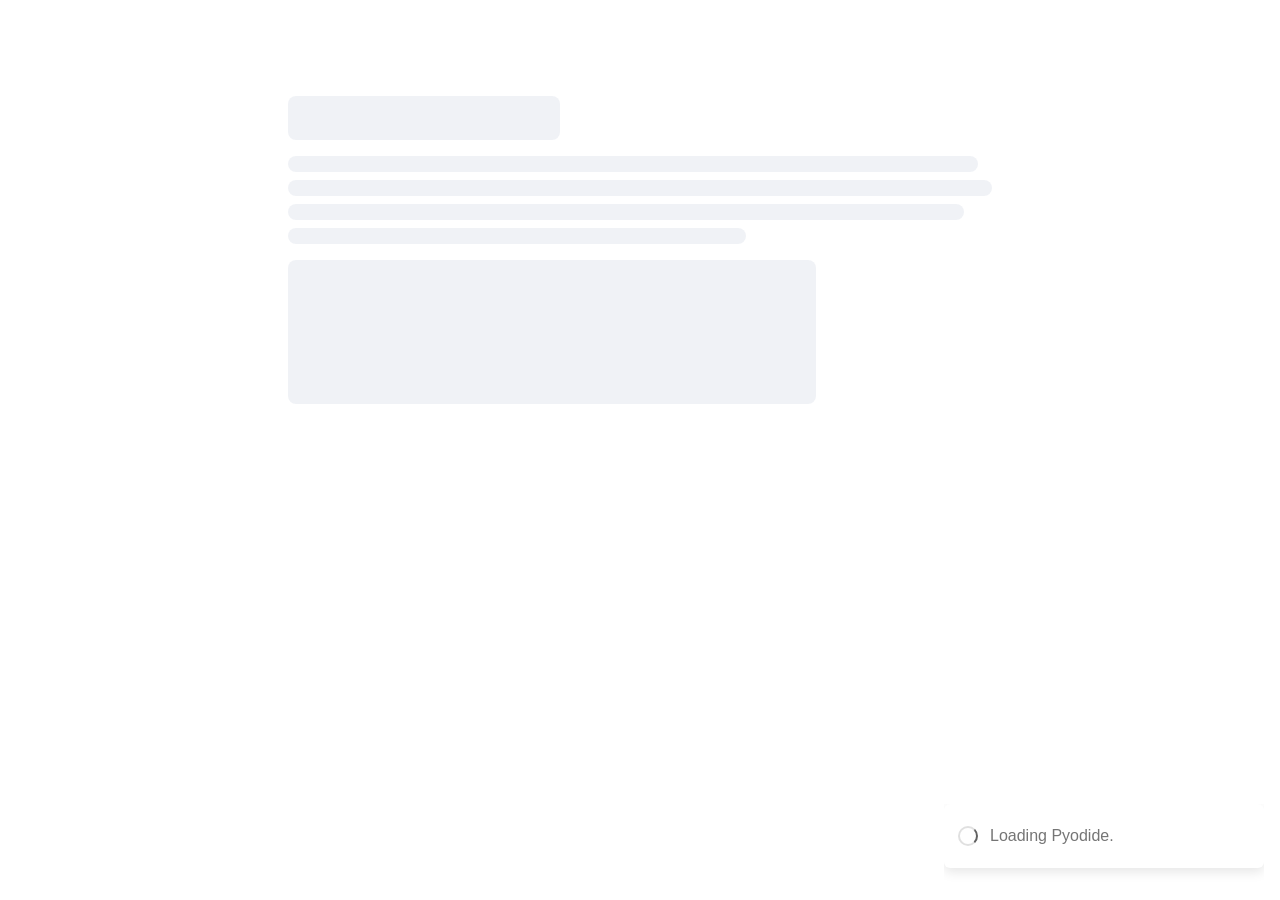
<file: index.html>
<!doctype html>
<html lang="en">
  <head>
    <meta charset="utf-8">
    <meta name="viewport" content="width=device-width,initial-scale=1">
    <title>Gem City Data Model Lab — browser activity</title>
    <link rel="stylesheet" href="./vendor/stlite.css">
  </head>
  <body>
    <div id="root"><p role="status">Loading Gem City Data Model Lab. The first visit downloads the browser Python runtime.</p></div>
    <noscript>This activity needs JavaScript and WebAssembly enabled.</noscript>
    <script type="module">
      import { mount } from "./vendor/stlite.js";
      try {
        const response = await fetch("./app.json");
        if (!response.ok) throw new Error(`Application files: HTTP ${response.status}`);
        const config = await response.json();
        config.pyodideUrl = new URL(config.pyodideUrl, window.location.href).href;
        config.requirements = config.requirements.map(url => new URL(url, window.location.href).href);
        mount(config, document.getElementById("root"));
      } catch (error) {
        document.getElementById("root").textContent = `Unable to load the activity. Check your connection and refresh. ${error.message}`;
      }
    </script>
  </body>
</html>
</file>
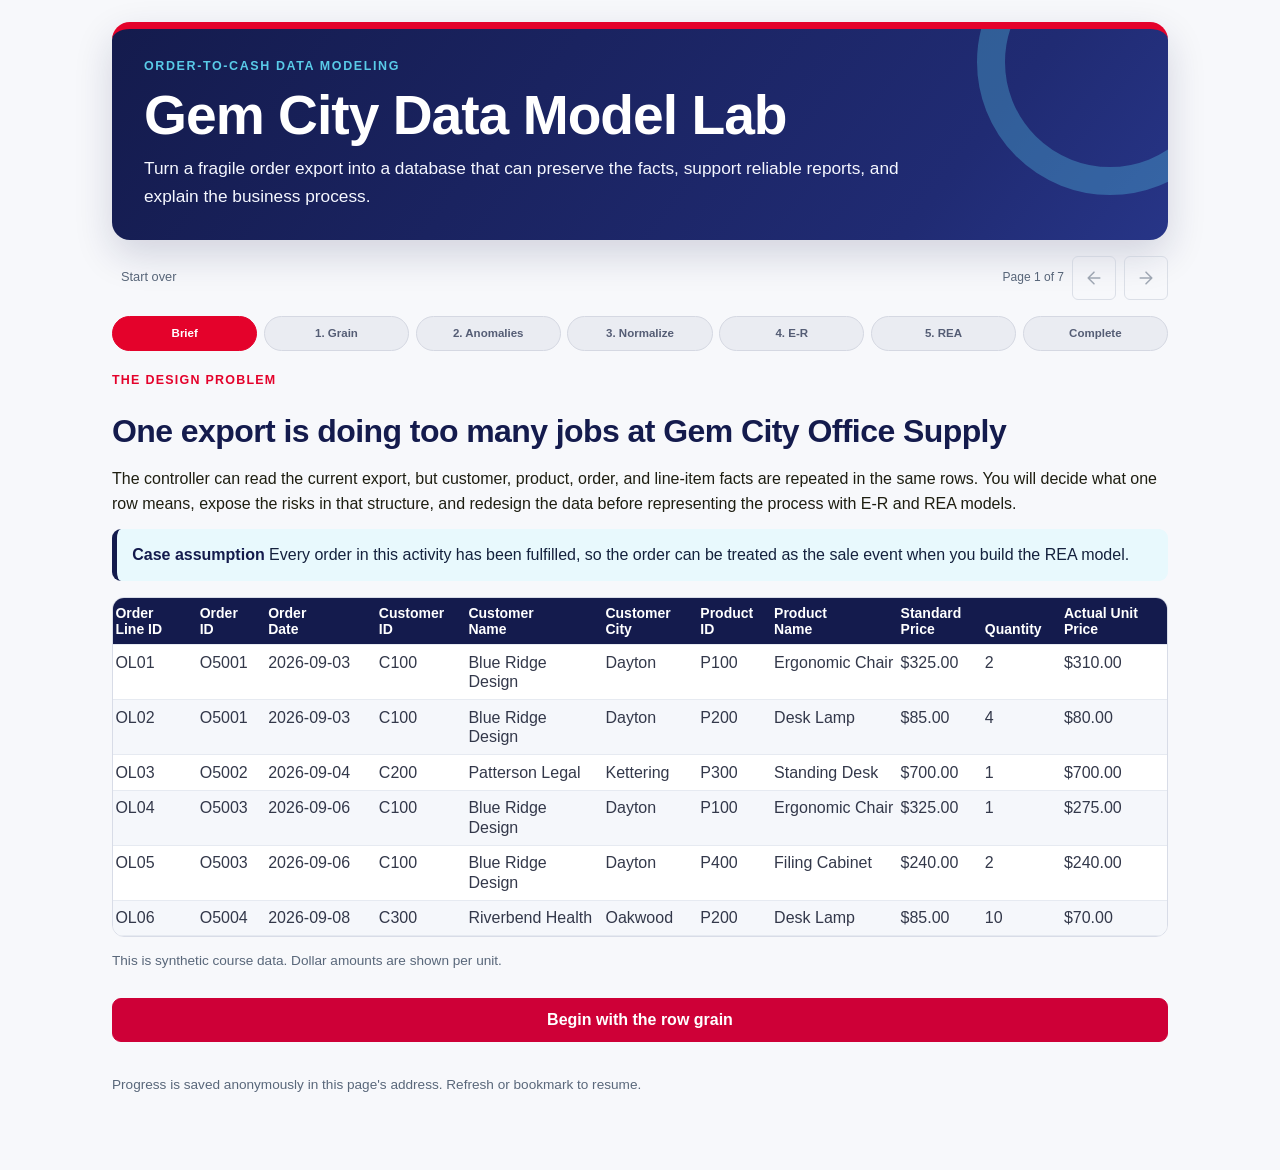
<file: js/index.html>
<!doctype html>
<html lang="en">
<head>
  <meta charset="utf-8">
  <meta name="viewport" content="width=device-width,initial-scale=1">
  <meta name="color-scheme" content="light">
  <title>Gem City Data Model Lab</title>
  <link rel="icon" href="data:image/svg+xml,%3Csvg xmlns='http://www.w3.org/2000/svg' viewBox='0 0 64 64'%3E%3Ctext y='52' font-size='54'%3E🧩%3C/text%3E%3C/svg%3E">
  <link rel="stylesheet" href="./original.css">
  <link rel="stylesheet" href="./style.css">
</head>
<body class="stApp">
  <a class="skip" href="#lesson">Skip to the current case page</a>
  <div class="block-container">
    <header id="hero"></header>
    <div class="toolbar">
      <button id="reset" class="quiet" type="button" disabled>Start over</button>
      <nav class="review-nav" aria-label="Review reached pages">
        <span id="page-counter" aria-live="polite"></span>
        <button id="back" class="arrow" type="button" disabled aria-label="Back" title="Back: review the previous reached page. Earlier pages are read-only."><svg aria-hidden="true" viewBox="0 0 24 24"><path d="M19 12H5m0 0 7-7m-7 7 7 7"/></svg></button>
        <button id="forward" class="arrow" type="button" disabled aria-label="Forward" title="Forward: review the next reached page. Use the current page's validation controls to advance."><svg aria-hidden="true" viewBox="0 0 24 24"><path d="M5 12h14m0 0-7-7m7 7-7 7"/></svg></button>
      </nav>
    </div>
    <div id="stages" class="stage-row" aria-label="Lesson stages"></div>
    <div id="review-message"></div>
    <main id="lesson" tabindex="-1" aria-busy="true"><p role="status">Opening your activity…</p></main>
    <p class="save-note">Progress is saved anonymously in this page's address. Refresh or bookmark to resume.</p>
    <p id="save-error" role="alert" hidden></p>
  </div>
  <noscript>This activity needs JavaScript enabled.</noscript>
  <script type="module" src="./app.js"></script>
</body>
</html>
</file>
<file: vendor/stlite.css>
@font-face{font-display:block;font-family:KaTeX_AMS;font-style:normal;font-weight:400;src:url(./assets/a79f1c3119cd700d.woff2)format("woff2"),url(./assets/1608a09b4aff30c2.woff)format("woff"),url(./assets/4aafdb685c2bf1c9.ttf)format("truetype")}@font-face{font-display:block;font-family:KaTeX_Caligraphic;font-style:normal;font-weight:700;src:url(./assets/ec17d132645b2c86.woff2)format("woff2"),url(./assets/b67709187bb0654a.woff)format("woff"),url(./assets/cce5b8ecea35407a.ttf)format("truetype")}@font-face{font-display:block;font-family:KaTeX_Caligraphic;font-style:normal;font-weight:400;src:url(./assets/55fac25845c12663.woff2)format("woff2"),url(./assets/dad44a7fc678e2ca.woff)format("woff"),url(./assets/07ef19e7b06429d4.ttf)format("truetype")}@font-face{font-display:block;font-family:KaTeX_Fraktur;font-style:normal;font-weight:700;src:url(./assets/d42a5579b0283025.woff2)format("woff2"),url(./assets/9f256b8593ce632e.woff)format("woff"),url(./assets/b18f59e1d1359581.ttf)format("truetype")}@font-face{font-display:block;font-family:KaTeX_Fraktur;font-style:normal;font-weight:400;src:url(./assets/d3c882a649b3f4fa.woff2)format("woff2"),url(./assets/7c1871215eef4da8.woff)format("woff"),url(./assets/ed38e79f5799ceca.ttf)format("truetype")}@font-face{font-display:block;font-family:KaTeX_Main;font-style:normal;font-weight:700;src:url(./assets/c3fb5ac22fd413f2.woff2)format("woff2"),url(./assets/d181c4650dd0c0fe.woff)format("woff"),url(./assets/b74a1a8b2c5d73c2.ttf)format("truetype")}@font-face{font-display:block;font-family:KaTeX_Main;font-style:italic;font-weight:700;src:url(./assets/6f2bb1dff24614a5.woff2)format("woff2"),url(./assets/e3f82f9d2724733a.woff)format("woff"),url(./assets/70d8b0a530ab8484.ttf)format("truetype")}@font-face{font-display:block;font-family:KaTeX_Main;font-style:italic;font-weight:400;src:url(./assets/8916142bec8821e7.woff2)format("woff2"),url(./assets/9024d815ba48fa55.woff)format("woff"),url(./assets/47373d1e512354bb.ttf)format("truetype")}@font-face{font-display:block;font-family:KaTeX_Main;font-style:normal;font-weight:400;src:url(./assets/0462f03bdf9d9e26.woff2)format("woff2"),url(./assets/7f51fe034014000e.woff)format("woff"),url(./assets/b7f8fe9b5f78a977.ttf)format("truetype")}@font-face{font-display:block;font-family:KaTeX_Math;font-style:italic;font-weight:700;src:url(./assets/572d331f69425f62.woff2)format("woff2"),url(./assets/f1035d8d5d945108.woff)format("woff"),url(./assets/a879cf8383e22737.ttf)format("truetype")}@font-face{font-display:block;font-family:KaTeX_Math;font-style:italic;font-weight:400;src:url(./assets/f28c23acad0b6d75.woff2)format("woff2"),url(./assets/5295ba483ad9f51a.woff)format("woff"),url(./assets/939bc64440a13865.ttf)format("truetype")}@font-face{font-display:block;font-family:KaTeX_SansSerif;font-style:normal;font-weight:700;src:url(./assets/8c5b5494b63adb73.woff2)format("woff2"),url(./assets/bf59d231c34de257.woff)format("woff"),url(./assets/94e1e8dc5ff5d517.ttf)format("truetype")}@font-face{font-display:block;font-family:KaTeX_SansSerif;font-style:italic;font-weight:400;src:url(./assets/3b1e59b3ba055bda.woff2)format("woff2"),url(./assets/7c9bc82b17fa2586.woff)format("woff"),url(./assets/b4c20c84d8259773.ttf)format("truetype")}@font-face{font-display:block;font-family:KaTeX_SansSerif;font-style:normal;font-weight:400;src:url(./assets/ba21ed5f8468b2b7.woff2)format("woff2"),url(./assets/740484788f643b19.woff)format("woff"),url(./assets/d4d7ba480428fe6e.ttf)format("truetype")}@font-face{font-display:block;font-family:KaTeX_Script;font-style:normal;font-weight:400;src:url(./assets/03e9641d6f9e9223.woff2)format("woff2"),url(./assets/0750571032beef1a.woff)format("woff"),url(./assets/fe9cbbe1a0f37727.ttf)format("truetype")}@font-face{font-display:block;font-family:KaTeX_Size1;font-style:normal;font-weight:400;src:url(./assets/eae34984b3dc1874.woff2)format("woff2"),url(./assets/e1e279cbdd2feecd.woff)format("woff"),url(./assets/fabc004aab10cb40.ttf)format("truetype")}@font-face{font-display:block;font-family:KaTeX_Size2;font-style:normal;font-weight:400;src:url(./assets/5916a24fa3ab2b17.woff2)format("woff2"),url(./assets/577270225ea69a74.woff)format("woff"),url(./assets/d6b476ecd3949434.ttf)format("truetype")}@font-face{font-display:block;font-family:KaTeX_Size3;font-style:normal;font-weight:400;src:url(./assets/b4230e7e83f57db8.woff2)format("woff2"),url(./assets/9acaf01c6476f53a.woff)format("woff"),url(./assets/a144ef5840bbd063.ttf)format("truetype")}@font-face{font-display:block;font-family:KaTeX_Size4;font-style:normal;font-weight:400;src:url(./assets/10d95fd3a2a3c8c5.woff2)format("woff2"),url(./assets/7a996c9da2ec18e6.woff)format("woff"),url(./assets/fbccdabe0ae624b8.ttf)format("truetype")}@font-face{font-display:block;font-family:KaTeX_Typewriter;font-style:normal;font-weight:400;src:url(./assets/a8709e36220dee77.woff2)format("woff2"),url(./assets/6258592bdc9387b6.woff)format("woff"),url(./assets/d97aaf4a1ebf38b0.ttf)format("truetype")}.katex{text-indent:0;text-rendering:auto;font:1.21em/1.2 KaTeX_Main,Times New Roman,serif;position:relative}.katex *{border-color:currentColor;-ms-high-contrast-adjust:none!important}.katex .katex-version:after{content:"0.16.47"}.katex .katex-mathml{clip-path:inset(50%);border:0;width:1px;height:1px;padding:0;position:absolute;overflow:hidden}.katex .katex-html>.newline{display:block}.katex .base{white-space:nowrap;width:min-content;position:relative}.katex .base,.katex .strut{display:inline-block}.katex .textbf{font-weight:700}.katex .textit{font-style:italic}.katex .textrm{font-family:KaTeX_Main}.katex .textsf{font-family:KaTeX_SansSerif}.katex .texttt{font-family:KaTeX_Typewriter}.katex .mathnormal{font-family:KaTeX_Math;font-style:italic}.katex .mathit{font-family:KaTeX_Main;font-style:italic}.katex .mathrm{font-style:normal}.katex .mathbf{font-family:KaTeX_Main;font-weight:700}.katex .boldsymbol{font-family:KaTeX_Math;font-style:italic;font-weight:700}.katex .amsrm,.katex .mathbb,.katex .textbb{font-family:KaTeX_AMS}.katex .mathcal{font-family:KaTeX_Caligraphic}.katex .mathfrak,.katex .textfrak{font-family:KaTeX_Fraktur}.katex .mathboldfrak,.katex .textboldfrak{font-family:KaTeX_Fraktur;font-weight:700}.katex .mathtt{font-family:KaTeX_Typewriter}.katex .mathscr,.katex .textscr{font-family:KaTeX_Script}.katex .mathsf,.katex .textsf{font-family:KaTeX_SansSerif}.katex .mathboldsf,.katex .textboldsf{font-family:KaTeX_SansSerif;font-weight:700}.katex .mathitsf,.katex .mathsfit,.katex .textitsf{font-family:KaTeX_SansSerif;font-style:italic}.katex .mainrm{font-family:KaTeX_Main;font-style:normal}.katex .vlist-t{border-collapse:collapse;table-layout:fixed;display:inline-table}.katex .vlist-r{display:table-row}.katex .vlist{vertical-align:bottom;display:table-cell;position:relative}.katex .vlist>span{height:0;display:block;position:relative}.katex .vlist>span>span{display:inline-block}.katex .vlist>span>.pstrut{width:0;overflow:hidden}.katex .vlist-t2{margin-right:-2px}.katex .vlist-s{vertical-align:bottom;width:2px;min-width:2px;font-size:1px;display:table-cell}.katex .vbox{flex-direction:column;align-items:baseline;display:inline-flex}.katex .hbox{width:100%}.katex .hbox,.katex .thinbox{flex-direction:row;display:inline-flex}.katex .thinbox{width:0;max-width:0}.katex .msupsub{text-align:left}.katex .mfrac>span>span{text-align:center}.katex .mfrac .frac-line{border-bottom-style:solid;width:100%;display:inline-block}.katex .hdashline,.katex .hline,.katex .mfrac .frac-line,.katex .overline .overline-line,.katex .rule,.katex .underline .underline-line{min-height:1px}.katex .mspace{display:inline-block}.katex .smash{line-height:0;display:inline}.katex .clap,.katex .llap,.katex .rlap{width:0;position:relative}.katex .clap>.inner,.katex .llap>.inner,.katex .rlap>.inner{position:absolute}.katex .clap>.fix,.katex .llap>.fix,.katex .rlap>.fix{display:inline-block}.katex .llap>.inner{right:0}.katex .clap>.inner,.katex .rlap>.inner{left:0}.katex .clap>.inner>span{margin-left:-50%;margin-right:50%}.katex .rule{border:0 solid;display:inline-block;position:relative}.katex .hline,.katex .overline .overline-line,.katex .underline .underline-line{border-bottom-style:solid;width:100%;display:inline-block}.katex .hdashline{border-bottom-style:dashed;width:100%;display:inline-block}.katex .sqrt>.root{margin-left:.277778em;margin-right:-.555556em}.katex .fontsize-ensurer.reset-size1.size1,.katex .sizing.reset-size1.size1{font-size:1em}.katex .fontsize-ensurer.reset-size1.size2,.katex .sizing.reset-size1.size2{font-size:1.2em}.katex .fontsize-ensurer.reset-size1.size3,.katex .sizing.reset-size1.size3{font-size:1.4em}.katex .fontsize-ensurer.reset-size1.size4,.katex .sizing.reset-size1.size4{font-size:1.6em}.katex .fontsize-ensurer.reset-size1.size5,.katex .sizing.reset-size1.size5{font-size:1.8em}.katex .fontsize-ensurer.reset-size1.size6,.katex .sizing.reset-size1.size6{font-size:2em}.katex .fontsize-ensurer.reset-size1.size7,.katex .sizing.reset-size1.size7{font-size:2.4em}.katex .fontsize-ensurer.reset-size1.size8,.katex .sizing.reset-size1.size8{font-size:2.88em}.katex .fontsize-ensurer.reset-size1.size9,.katex .sizing.reset-size1.size9{font-size:3.456em}.katex .fontsize-ensurer.reset-size1.size10,.katex .sizing.reset-size1.size10{font-size:4.148em}.katex .fontsize-ensurer.reset-size1.size11,.katex .sizing.reset-size1.size11{font-size:4.976em}.katex .fontsize-ensurer.reset-size2.size1,.katex .sizing.reset-size2.size1{font-size:.833333em}.katex .fontsize-ensurer.reset-size2.size2,.katex .sizing.reset-size2.size2{font-size:1em}.katex .fontsize-ensurer.reset-size2.size3,.katex .sizing.reset-size2.size3{font-size:1.16667em}.katex .fontsize-ensurer.reset-size2.size4,.katex .sizing.reset-size2.size4{font-size:1.33333em}.katex .fontsize-ensurer.reset-size2.size5,.katex .sizing.reset-size2.size5{font-size:1.5em}.katex .fontsize-ensurer.reset-size2.size6,.katex .sizing.reset-size2.size6{font-size:1.66667em}.katex .fontsize-ensurer.reset-size2.size7,.katex .sizing.reset-size2.size7{font-size:2em}.katex .fontsize-ensurer.reset-size2.size8,.katex .sizing.reset-size2.size8{font-size:2.4em}.katex .fontsize-ensurer.reset-size2.size9,.katex .sizing.reset-size2.size9{font-size:2.88em}.katex .fontsize-ensurer.reset-size2.size10,.katex .sizing.reset-size2.size10{font-size:3.45667em}.katex .fontsize-ensurer.reset-size2.size11,.katex .sizing.reset-size2.size11{font-size:4.14667em}.katex .fontsize-ensurer.reset-size3.size1,.katex .sizing.reset-size3.size1{font-size:.714286em}.katex .fontsize-ensurer.reset-size3.size2,.katex .sizing.reset-size3.size2{font-size:.857143em}.katex .fontsize-ensurer.reset-size3.size3,.katex .sizing.reset-size3.size3{font-size:1em}.katex .fontsize-ensurer.reset-size3.size4,.katex .sizing.reset-size3.size4{font-size:1.14286em}.katex .fontsize-ensurer.reset-size3.size5,.katex .sizing.reset-size3.size5{font-size:1.28571em}.katex .fontsize-ensurer.reset-size3.size6,.katex .sizing.reset-size3.size6{font-size:1.42857em}.katex .fontsize-ensurer.reset-size3.size7,.katex .sizing.reset-size3.size7{font-size:1.71429em}.katex .fontsize-ensurer.reset-size3.size8,.katex .sizing.reset-size3.size8{font-size:2.05714em}.katex .fontsize-ensurer.reset-size3.size9,.katex .sizing.reset-size3.size9{font-size:2.46857em}.katex .fontsize-ensurer.reset-size3.size10,.katex .sizing.reset-size3.size10{font-size:2.96286em}.katex .fontsize-ensurer.reset-size3.size11,.katex .sizing.reset-size3.size11{font-size:3.55429em}.katex .fontsize-ensurer.reset-size4.size1,.katex .sizing.reset-size4.size1{font-size:.625em}.katex .fontsize-ensurer.reset-size4.size2,.katex .sizing.reset-size4.size2{font-size:.75em}.katex .fontsize-ensurer.reset-size4.size3,.katex .sizing.reset-size4.size3{font-size:.875em}.katex .fontsize-ensurer.reset-size4.size4,.katex .sizing.reset-size4.size4{font-size:1em}.katex .fontsize-ensurer.reset-size4.size5,.katex .sizing.reset-size4.size5{font-size:1.125em}.katex .fontsize-ensurer.reset-size4.size6,.katex .sizing.reset-size4.size6{font-size:1.25em}.katex .fontsize-ensurer.reset-size4.size7,.katex .sizing.reset-size4.size7{font-size:1.5em}.katex .fontsize-ensurer.reset-size4.size8,.katex .sizing.reset-size4.size8{font-size:1.8em}.katex .fontsize-ensurer.reset-size4.size9,.katex .sizing.reset-size4.size9{font-size:2.16em}.katex .fontsize-ensurer.reset-size4.size10,.katex .sizing.reset-size4.size10{font-size:2.5925em}.katex .fontsize-ensurer.reset-size4.size11,.katex .sizing.reset-size4.size11{font-size:3.11em}.katex .fontsize-ensurer.reset-size5.size1,.katex .sizing.reset-size5.size1{font-size:.555556em}.katex .fontsize-ensurer.reset-size5.size2,.katex .sizing.reset-size5.size2{font-size:.666667em}.katex .fontsize-ensurer.reset-size5.size3,.katex .sizing.reset-size5.size3{font-size:.777778em}.katex .fontsize-ensurer.reset-size5.size4,.katex .sizing.reset-size5.size4{font-size:.888889em}.katex .fontsize-ensurer.reset-size5.size5,.katex .sizing.reset-size5.size5{font-size:1em}.katex .fontsize-ensurer.reset-size5.size6,.katex .sizing.reset-size5.size6{font-size:1.11111em}.katex .fontsize-ensurer.reset-size5.size7,.katex .sizing.reset-size5.size7{font-size:1.33333em}.katex .fontsize-ensurer.reset-size5.size8,.katex .sizing.reset-size5.size8{font-size:1.6em}.katex .fontsize-ensurer.reset-size5.size9,.katex .sizing.reset-size5.size9{font-size:1.92em}.katex .fontsize-ensurer.reset-size5.size10,.katex .sizing.reset-size5.size10{font-size:2.30444em}.katex .fontsize-ensurer.reset-size5.size11,.katex .sizing.reset-size5.size11{font-size:2.76444em}.katex .fontsize-ensurer.reset-size6.size1,.katex .sizing.reset-size6.size1{font-size:.5em}.katex .fontsize-ensurer.reset-size6.size2,.katex .sizing.reset-size6.size2{font-size:.6em}.katex .fontsize-ensurer.reset-size6.size3,.katex .sizing.reset-size6.size3{font-size:.7em}.katex .fontsize-ensurer.reset-size6.size4,.katex .sizing.reset-size6.size4{font-size:.8em}.katex .fontsize-ensurer.reset-size6.size5,.katex .sizing.reset-size6.size5{font-size:.9em}.katex .fontsize-ensurer.reset-size6.size6,.katex .sizing.reset-size6.size6{font-size:1em}.katex .fontsize-ensurer.reset-size6.size7,.katex .sizing.reset-size6.size7{font-size:1.2em}.katex .fontsize-ensurer.reset-size6.size8,.katex .sizing.reset-size6.size8{font-size:1.44em}.katex .fontsize-ensurer.reset-size6.size9,.katex .sizing.reset-size6.size9{font-size:1.728em}.katex .fontsize-ensurer.reset-size6.size10,.katex .sizing.reset-size6.size10{font-size:2.074em}.katex .fontsize-ensurer.reset-size6.size11,.katex .sizing.reset-size6.size11{font-size:2.488em}.katex .fontsize-ensurer.reset-size7.size1,.katex .sizing.reset-size7.size1{font-size:.416667em}.katex .fontsize-ensurer.reset-size7.size2,.katex .sizing.reset-size7.size2{font-size:.5em}.katex .fontsize-ensurer.reset-size7.size3,.katex .sizing.reset-size7.size3{font-size:.583333em}.katex .fontsize-ensurer.reset-size7.size4,.katex .sizing.reset-size7.size4{font-size:.666667em}.katex .fontsize-ensurer.reset-size7.size5,.katex .sizing.reset-size7.size5{font-size:.75em}.katex .fontsize-ensurer.reset-size7.size6,.katex .sizing.reset-size7.size6{font-size:.833333em}.katex .fontsize-ensurer.reset-size7.size7,.katex .sizing.reset-size7.size7{font-size:1em}.katex .fontsize-ensurer.reset-size7.size8,.katex .sizing.reset-size7.size8{font-size:1.2em}.katex .fontsize-ensurer.reset-size7.size9,.katex .sizing.reset-size7.size9{font-size:1.44em}.katex .fontsize-ensurer.reset-size7.size10,.katex .sizing.reset-size7.size10{font-size:1.72833em}.katex .fontsize-ensurer.reset-size7.size11,.katex .sizing.reset-size7.size11{font-size:2.07333em}.katex .fontsize-ensurer.reset-size8.size1,.katex .sizing.reset-size8.size1{font-size:.347222em}.katex .fontsize-ensurer.reset-size8.size2,.katex .sizing.reset-size8.size2{font-size:.416667em}.katex .fontsize-ensurer.reset-size8.size3,.katex .sizing.reset-size8.size3{font-size:.486111em}.katex .fontsize-ensurer.reset-size8.size4,.katex .sizing.reset-size8.size4{font-size:.555556em}.katex .fontsize-ensurer.reset-size8.size5,.katex .sizing.reset-size8.size5{font-size:.625em}.katex .fontsize-ensurer.reset-size8.size6,.katex .sizing.reset-size8.size6{font-size:.694444em}.katex .fontsize-ensurer.reset-size8.size7,.katex .sizing.reset-size8.size7{font-size:.833333em}.katex .fontsize-ensurer.reset-size8.size8,.katex .sizing.reset-size8.size8{font-size:1em}.katex .fontsize-ensurer.reset-size8.size9,.katex .sizing.reset-size8.size9{font-size:1.2em}.katex .fontsize-ensurer.reset-size8.size10,.katex .sizing.reset-size8.size10{font-size:1.44028em}.katex .fontsize-ensurer.reset-size8.size11,.katex .sizing.reset-size8.size11{font-size:1.72778em}.katex .fontsize-ensurer.reset-size9.size1,.katex .sizing.reset-size9.size1{font-size:.289352em}.katex .fontsize-ensurer.reset-size9.size2,.katex .sizing.reset-size9.size2{font-size:.347222em}.katex .fontsize-ensurer.reset-size9.size3,.katex .sizing.reset-size9.size3{font-size:.405093em}.katex .fontsize-ensurer.reset-size9.size4,.katex .sizing.reset-size9.size4{font-size:.462963em}.katex .fontsize-ensurer.reset-size9.size5,.katex .sizing.reset-size9.size5{font-size:.520833em}.katex .fontsize-ensurer.reset-size9.size6,.katex .sizing.reset-size9.size6{font-size:.578704em}.katex .fontsize-ensurer.reset-size9.size7,.katex .sizing.reset-size9.size7{font-size:.694444em}.katex .fontsize-ensurer.reset-size9.size8,.katex .sizing.reset-size9.size8{font-size:.833333em}.katex .fontsize-ensurer.reset-size9.size9,.katex .sizing.reset-size9.size9{font-size:1em}.katex .fontsize-ensurer.reset-size9.size10,.katex .sizing.reset-size9.size10{font-size:1.20023em}.katex .fontsize-ensurer.reset-size9.size11,.katex .sizing.reset-size9.size11{font-size:1.43981em}.katex .fontsize-ensurer.reset-size10.size1,.katex .sizing.reset-size10.size1{font-size:.24108em}.katex .fontsize-ensurer.reset-size10.size2,.katex .sizing.reset-size10.size2{font-size:.289296em}.katex .fontsize-ensurer.reset-size10.size3,.katex .sizing.reset-size10.size3{font-size:.337512em}.katex .fontsize-ensurer.reset-size10.size4,.katex .sizing.reset-size10.size4{font-size:.385728em}.katex .fontsize-ensurer.reset-size10.size5,.katex .sizing.reset-size10.size5{font-size:.433944em}.katex .fontsize-ensurer.reset-size10.size6,.katex .sizing.reset-size10.size6{font-size:.48216em}.katex .fontsize-ensurer.reset-size10.size7,.katex .sizing.reset-size10.size7{font-size:.578592em}.katex .fontsize-ensurer.reset-size10.size8,.katex .sizing.reset-size10.size8{font-size:.694311em}.katex .fontsize-ensurer.reset-size10.size9,.katex .sizing.reset-size10.size9{font-size:.833173em}.katex .fontsize-ensurer.reset-size10.size10,.katex .sizing.reset-size10.size10{font-size:1em}.katex .fontsize-ensurer.reset-size10.size11,.katex .sizing.reset-size10.size11{font-size:1.19961em}.katex .fontsize-ensurer.reset-size11.size1,.katex .sizing.reset-size11.size1{font-size:.200965em}.katex .fontsize-ensurer.reset-size11.size2,.katex .sizing.reset-size11.size2{font-size:.241158em}.katex .fontsize-ensurer.reset-size11.size3,.katex .sizing.reset-size11.size3{font-size:.281351em}.katex .fontsize-ensurer.reset-size11.size4,.katex .sizing.reset-size11.size4{font-size:.321543em}.katex .fontsize-ensurer.reset-size11.size5,.katex .sizing.reset-size11.size5{font-size:.361736em}.katex .fontsize-ensurer.reset-size11.size6,.katex .sizing.reset-size11.size6{font-size:.401929em}.katex .fontsize-ensurer.reset-size11.size7,.katex .sizing.reset-size11.size7{font-size:.482315em}.katex .fontsize-ensurer.reset-size11.size8,.katex .sizing.reset-size11.size8{font-size:.578778em}.katex .fontsize-ensurer.reset-size11.size9,.katex .sizing.reset-size11.size9{font-size:.694534em}.katex .fontsize-ensurer.reset-size11.size10,.katex .sizing.reset-size11.size10{font-size:.833601em}.katex .fontsize-ensurer.reset-size11.size11,.katex .sizing.reset-size11.size11{font-size:1em}.katex .delimsizing.size1{font-family:KaTeX_Size1}.katex .delimsizing.size2{font-family:KaTeX_Size2}.katex .delimsizing.size3{font-family:KaTeX_Size3}.katex .delimsizing.size4{font-family:KaTeX_Size4}.katex .delimsizing.mult .delim-size1>span{font-family:KaTeX_Size1}.katex .delimsizing.mult .delim-size4>span{font-family:KaTeX_Size4}.katex .nulldelimiter{width:.12em;display:inline-block}.katex .delimcenter,.katex .op-symbol{position:relative}.katex .op-symbol.small-op{font-family:KaTeX_Size1}.katex .op-symbol.large-op{font-family:KaTeX_Size2}.katex .accent>.vlist-t,.katex .op-limits>.vlist-t{text-align:center}.katex .accent .accent-body{position:relative}.katex .accent .accent-body:not(.accent-full){width:0}.katex .overlay{display:block}.katex .mtable .vertical-separator{min-width:1px;display:inline-block}.katex .mtable .arraycolsep{display:inline-block}.katex .mtable .col-align-c>.vlist-t{text-align:center}.katex .mtable .col-align-l>.vlist-t{text-align:left}.katex .mtable .col-align-r>.vlist-t{text-align:right}.katex .svg-align{text-align:left}.katex svg{fill:currentColor;stroke:currentColor;height:inherit;width:100%;display:block;position:absolute}.katex svg path{stroke:none}.katex svg{fill-rule:nonzero;fill-opacity:1;stroke-width:1px;stroke-linecap:butt;stroke-linejoin:miter;stroke-miterlimit:4;stroke-dasharray:none;stroke-dashoffset:0;stroke-opacity:1}.katex img{border-style:none;min-width:0;max-width:none;min-height:0;max-height:none}.katex .stretchy{width:100%;display:block;position:relative;overflow:hidden}.katex .stretchy:after,.katex .stretchy:before{content:""}.katex .hide-tail{width:100%;position:relative;overflow:hidden}.katex .halfarrow-left{width:50.2%;position:absolute;left:0;overflow:hidden}.katex .halfarrow-right{width:50.2%;position:absolute;right:0;overflow:hidden}.katex .brace-left{width:25.1%;position:absolute;left:0;overflow:hidden}.katex .brace-center{width:50%;position:absolute;left:25%;overflow:hidden}.katex .brace-right{width:25.1%;position:absolute;right:0;overflow:hidden}.katex .x-arrow-pad{padding:0 .5em}.katex .cd-arrow-pad{padding:0 .55556em 0 .27778em}.katex .mover,.katex .munder,.katex .x-arrow{text-align:center}.katex .boxpad{padding:0 .3em}.katex .fbox,.katex .fcolorbox{box-sizing:border-box;border:.04em solid}.katex .cancel-pad{padding:0 .2em}.katex .cancel-lap{margin-left:-.2em;margin-right:-.2em}.katex .sout{border-bottom-style:solid;border-bottom-width:.08em}.katex .angl{box-sizing:border-box;border-top:.049em solid;border-right:.049em solid;margin-right:.03889em}.katex .anglpad{padding:0 .03889em}.katex .eqn-num:before{content:"(" counter(katexEqnNo) ")";counter-increment:katexEqnNo}.katex .mml-eqn-num:before{content:"(" counter(mmlEqnNo) ")";counter-increment:mmlEqnNo}.katex .mtr-glue{width:50%}.katex .cd-vert-arrow{display:inline-block;position:relative}.katex .cd-label-left{text-align:left;display:inline-block;position:absolute;right:calc(50% + .3em)}.katex .cd-label-right{text-align:right;display:inline-block;position:absolute;left:calc(50% + .3em)}.katex-display{text-align:center;margin:1em 0;display:block}.katex-display>.katex{text-align:center;white-space:nowrap;display:block}.katex-display>.katex>.katex-html{display:block;position:relative}.katex-display>.katex>.katex-html>.tag{position:absolute;right:0}.katex-display.leqno>.katex>.katex-html>.tag{left:0;right:auto}.katex-display.fleqn>.katex{text-align:left;padding-left:2em}body{counter-reset:katexEqnNo mmlEqnNo}@font-face{font-family:Source Code Pro;font-weight:100 900;font-style:normal;src:url(./assets/a804e71d97445f8d.woff2)format("woff2")}@font-face{font-family:Source Code Pro;font-weight:100 900;font-style:italic;src:url(./assets/8f3fbac23cf728b8.woff2)format("woff2")}@font-face{font-family:Source Sans;font-weight:100 900;font-style:normal;src:url(./assets/512f7db3dabc21be.woff2)format("woff2")}@font-face{font-family:Source Sans;font-weight:100 900;font-style:italic;src:url(./assets/7792f25d7cfcf9ce.woff2)format("woff2")}@font-face{font-family:Source Serif;font-weight:100 900;font-style:normal;src:url(./assets/3c140978545d93ab.woff2)format("woff2")}@font-face{font-family:Source Serif;font-weight:100 900;font-style:italic;src:url(./assets/a076e6c278e8bf5c.woff2)format("woff2")}@font-face{font-family:Material Symbols Rounded;font-style:normal;font-weight:400;font-display:block;src:url(./assets/aec331590fac9222.woff2)format("woff2")}.gdg-r17m35ur{background-color:var(--gdg-bg-header-has-focus);box-shadow:0 0 0 1px var(--gdg-border-color);color:var(--gdg-text-group-header);min-height:var(--r17m35ur-0);font:var(--gdg-header-font-style) var(--gdg-font-family);border:none;border-radius:9px;outline:none;flex-grow:1;padding:0 8px}.gdg-c1tqibwd{background-color:var(--gdg-bg-header);align-items:center;padding:0 8px;display:flex}.gdg-s1dgczr6 .dvn-scroller{overflow:var(--s1dgczr6-0);transform:translateZ(0)}.gdg-s1dgczr6 .dvn-hidden{visibility:hidden}.gdg-s1dgczr6 .dvn-scroll-inner{pointer-events:none;display:flex}.gdg-s1dgczr6 .dvn-scroll-inner>*{flex-shrink:0}.gdg-s1dgczr6 .dvn-scroll-inner .dvn-spacer{flex-grow:1}.gdg-s1dgczr6 .dvn-scroll-inner .dvn-stack{flex-direction:column;display:flex}.gdg-s1dgczr6 .dvn-underlay>*{position:absolute;top:0;left:0}.gdg-s1dgczr6 canvas{outline:none}.gdg-s1dgczr6 canvas *{height:0}.gdg-wmyidgi{min-width:10px;max-width:100%;min-height:10px;max-height:100%;width:var(--wmyidgi-0);height:var(--wmyidgi-1);direction:ltr;position:relative;overflow:clip}.gdg-wmyidgi>:first-child{width:100%;height:100%;position:absolute;top:0;left:0}.gdg-b1ygi5by{flex-wrap:wrap;margin-top:auto;margin-bottom:auto;display:flex;overflow:auto}.gdg-b1ygi5by .boe-bubble{border-radius:var(--gdg-rounding-radius,calc(var(--gdg-bubble-height) / 2));padding:0 var(--gdg-bubble-padding);height:var(--gdg-bubble-height);background-color:var(--gdg-bg-bubble);color:var(--gdg-text-dark);margin:var(--gdg-bubble-margin);white-space:nowrap;justify-content:center;align-items:center;display:flex}.gdg-b1ygi5by textarea{opacity:0;width:0;height:0;position:absolute;top:0;left:0}.gdg-u1rrojo{flex-grow:1;align-items:center;min-height:21px;display:flex}.gdg-u1rrojo .gdg-link-area{cursor:pointer;text-overflow:ellipsis;white-space:nowrap;color:var(--gdg-link-color);flex-grow:1;flex-shrink:1;margin-right:8px;overflow:hidden;text-decoration:underline!important}.gdg-u1rrojo .gdg-edit-icon{width:32px;color:var(--gdg-accent-color);cursor:pointer;flex-shrink:0;justify-content:center;align-items:center;display:flex}.gdg-u1rrojo .gdg-edit-icon>*{width:24px;height:24px}.gdg-u1rrojo textarea{opacity:0;width:0;height:0;position:absolute;top:0;left:0}.gdg-m1pnx84e{min-width:var(--m1pnx84e-0);width:100%;color:var(--gdg-text-dark);justify-content:space-between;align-items:flex-start;display:flex;position:relative}.gdg-m1pnx84e .gdg-g1y0xocz{flex-shrink:1;min-width:0}.gdg-m1pnx84e .gdg-spacer{flex:1}.gdg-m1pnx84e .gdg-edit-icon{cursor:pointer;color:var(--gdg-accent-color);width:24px;height:24px;transition:all "0.125s ease";border-radius:6px;flex-shrink:0;justify-content:center;align-items:center;padding:0;display:flex;position:relative}.gdg-m1pnx84e .gdg-edit-icon>*{width:16px;height:16px}.gdg-m1pnx84e .gdg-edit-hover :hover{background-color:var(--gdg-accent-light);transition:background-color .15s}.gdg-m1pnx84e .gdg-checkmark-hover :hover{color:#fff;background-color:var(--gdg-accent-color)}.gdg-m1pnx84e .gdg-md-edit-textarea{opacity:0;width:0;height:0;margin-top:25px;padding:0;position:relative;top:0;left:0}.gdg-m1pnx84e .gdg-ml-6{margin-left:6px}.gdg-d4zsq0x{flex-wrap:wrap;display:flex}.gdg-d4zsq0x .doe-bubble{background-color:var(--gdg-bg-cell);height:24px;color:var(--gdg-text-dark);border-radius:var(--gdg-rounding-radius,6px);justify-content:center;align-items:center;margin:2px;padding:0 8px;display:flex;box-shadow:0 0 1px #3e415666,0 1px 3px #3e415666}.gdg-d4zsq0x .doe-bubble img{object-fit:contain;height:16px;margin-right:4px}.gdg-d4zsq0x textarea{opacity:0;width:0;height:0;position:absolute;top:0;left:0}.gdg-i2iowwq{height:100%;display:flex}.gdg-i2iowwq .gdg-centering-container{justify-content:center;align-items:center;height:100%;display:flex}.gdg-i2iowwq .gdg-centering-container img,.gdg-i2iowwq .gdg-centering-container canvas{max-height:calc(100vh - var(--overlay-top) - 20px);object-fit:contain;-webkit-user-select:none;user-select:none}.gdg-i2iowwq .gdg-centering-container canvas{max-width:380px}.gdg-i2iowwq .gdg-edit-icon{width:48px;height:48px;color:var(--gdg-accent-color);cursor:pointer;justify-content:center;align-items:center;display:flex;position:absolute;top:12px;right:0}.gdg-i2iowwq .gdg-edit-icon>*{width:24px;height:24px}.gdg-i2iowwq textarea{opacity:0;width:0;height:0;position:absolute;top:0;left:0}.gdg-n15fjm3e{color:var(--gdg-text-dark);margin:6px 0 3px;display:flex}.gdg-n15fjm3e>input{font-size:var(--gdg-editor-font-size);font-family:var(--gdg-font-family);color:var(--gdg-text-dark);background-color:var(--gdg-bg-cell);padding:0}.gdg-d19meir1{box-sizing:border-box;--overlay-top:var(--d19meir1-0);left:var(--d19meir1-1);top:var(--d19meir1-0);min-width:var(--d19meir1-2);min-height:var(--d19meir1-3);width:max-content;max-width:400px;max-height:calc(100vh - var(--d19meir1-4));font-family:var(--gdg-font-family);font-size:var(--gdg-editor-font-size);text-align:start;flex-direction:column;display:flex;position:absolute;overflow:hidden}@keyframes glide_fade_in-gdg-d19meir1{0%{opacity:0}to{opacity:1}}.gdg-d19meir1.gdg-style{background-color:var(--gdg-bg-cell);box-shadow:0 0 0 1px var(--gdg-accent-color),0 0 1px #3e415666,0 6px 12px #3e415626;border-radius:2px;animation:60ms glide_fade_in-gdg-d19meir1}.gdg-d19meir1.gdg-pad{padding:var(--d19meir1-5) 8.5px 3px}.gdg-d19meir1 .gdg-clip-region{border-radius:2px;flex-direction:column;flex-grow:1;display:flex;overflow:hidden auto}.gdg-d19meir1 .gdg-clip-region .gdg-growing-entry{height:100%}.gdg-d19meir1 .gdg-clip-region input.gdg-input{border:0;outline:none;width:100%}.gdg-d19meir1 .gdg-clip-region textarea.gdg-input{border:0;outline:none}.gdg-seveqep{background-color:var(--gdg-bg-cell);color:var(--gdg-text-dark);border:1px solid var(--gdg-border-color);font-size:var(--gdg-editor-font-size);border-radius:6px;padding:8px;animation:.15s forwards gdg-search-fadein-gdg-seveqep;position:absolute;top:4px;right:20px}.gdg-seveqep.out{animation:.15s forwards gdg-search-fadeout-gdg-seveqep}.gdg-seveqep .gdg-search-bar-inner{display:flex}.gdg-seveqep .gdg-search-status{padding-top:4px;font-size:11px}.gdg-seveqep .gdg-search-progress{background-color:var(--gdg-text-light);height:4px;position:absolute;bottom:0;left:0}.gdg-seveqep input{width:220px;color:var(--gdg-text-dark);background-color:var(--gdg-bg-cell);border:0;outline:none}.gdg-seveqep button{cursor:pointer;width:24px;height:24px;color:var(--gdg-text-medium);background:0 0;border:none;outline:none;justify-content:center;align-items:center;padding:0;display:flex}.gdg-seveqep button:hover{color:var(--gdg-text-dark)}.gdg-seveqep button .button-icon{width:16px;height:16px}.gdg-seveqep button:disabled{opacity:.4;pointer-events:none}@keyframes gdg-search-fadeout-gdg-seveqep{0%{transform:translate(0)}to{transform:translate(400px)}}@keyframes gdg-search-fadein-gdg-seveqep{0%{transform:translate(400px)}to{transform:translate(0)}}.gdg-mnuv029{word-break:break-word;-webkit-touch-callout:default;padding-top:6px}.gdg-mnuv029>*{margin:0}.gdg-mnuv029 :last-child{margin-bottom:0}.gdg-mnuv029 p img{width:100%}.gdg-izpuzkl{resize:none;white-space:pre-wrap;width:100%;min-width:100%;height:100%;font-size:var(--gdg-editor-font-size);line-height:16px;font-family:var(--gdg-font-family);-webkit-text-fill-color:var(--gdg-text-dark);color:var(--gdg-text-dark);background-color:#0000;border:0;border-radius:0;margin:0;padding:0;position:absolute;inset:0;overflow:hidden}.gdg-invalid .gdg-izpuzkl{-webkit-text-decoration:underline #d60606;text-decoration:underline #d60606}.gdg-izpuzkl ::-webkit-input-placeholder{color:var(--gdg-text-light)}.gdg-izpuzkl ::placeholder{color:var(--gdg-text-light)}.gdg-izpuzkl :-ms-placeholder-shown{color:var(--gdg-text-light)}.gdg-izpuzkl ::placeholder{color:var(--gdg-text-light)}.gdg-s69h75o{visibility:hidden;white-space:pre-wrap;word-wrap:break-word;width:max-content;min-width:100%;max-width:100%;font-size:var(--gdg-editor-font-size);line-height:16px;font-family:var(--gdg-font-family);color:var(--gdg-text-dark);margin:0;padding:0 0 2px}.gdg-g1y0xocz{margin-top:6px;position:relative}.gdg-w1hnqk7o .gdg-footer{justify-content:flex-end;padding:20px;display:flex}.gdg-w1hnqk7o .gdg-footer button{font-size:14px;font-weight:500;font-family:var(--gdg-font-family);cursor:pointer;border-radius:var(--gdg-rounding-radius,9px);border:none;padding:8px 16px}.gdg-w1hnqk7o .gdg-save-button{background-color:var(--gdg-accent-color);color:var(--gdg-accent-fg)}.gdg-w1hnqk7o .gdg-close-button{background-color:var(--gdg-bg-header);color:var(--gdg-text-medium);margin-right:8px}.gdg-e1ywxz2x{color:var(--gdg-text-light);align-items:center;padding:6px 0;display:flex}.gdg-e1ywxz2x .gdg-active{color:var(--gdg-text-dark)}.gdg-e1ywxz2x>*{cursor:pointer;width:16px;height:16px;margin-right:2px;position:relative}.gdg-e1ywxz2x>* svg{width:100%;height:100%}.gdg-s1wtovjx{min-height:26px;font-size:var(--gdg-editor-font-size);font-family:var(--gdg-font-family);color:var(--gdg-text-dark);background-color:#0000;border:none;outline:none}.gdg-s1wtovjx ::-webkit-calendar-picker-indicator{background-color:#fff}.gdg-wghi2zc{flex-direction:column;align-items:stretch;display:flex}.gdg-wghi2zc .glide-select{font-family:var(--gdg-font-family);font-size:var(--gdg-editor-font-size)}.gdg-p13nj8j0{font-family:var(--gdg-font-family);font-size:var(--gdg-editor-font-size);color:var(--gdg-text-dark)}.gdg-p13nj8j0>div{border:1px solid var(--gdg-border-color);border-radius:4px}.gdg-r6sia3g{display:"flex";margin:auto 8.5px;padding-bottom:3px}.gdg-e1wnlokz{color:var(--gdg-text-dark);box-sizing:border-box;flex-direction:column;align-items:stretch;padding-top:6px;display:flex}.gdg-e1wnlokz *{box-sizing:border-box}.gdg-e1wnlokz.gdg-e1wnlokz.gdg-e1wnlokz.gdg-e1wnlokz label{cursor:pointer;display:flex}.gdg-e1wnlokz.gdg-e1wnlokz.gdg-e1wnlokz.gdg-e1wnlokz label input{cursor:pointer;width:auto}.gdg-e1wnlokz.gdg-e1wnlokz.gdg-e1wnlokz.gdg-e1wnlokz label .gdg-pill{border-radius:var(--gdg-rounding-radius,var(--e1wnlokz-0));min-height:var(--e1wnlokz-1);padding:2px var(--e1wnlokz-2);font:12px var(--gdg-font-family);background-color:var(--gdg-bg-bubble);align-items:center;margin-bottom:6px;margin-left:8px;margin-right:6px;transition:box-shadow .15s;display:flex}.gdg-e1wnlokz.gdg-e1wnlokz.gdg-e1wnlokz.gdg-e1wnlokz label .gdg-pill.gdg-unselected{opacity:.8}.gdg-e1wnlokz label:hover .gdg-pill{box-shadow:0 1px 4px #00000026}.gdg-e1wnlokz.gdg-e1wnlokz.gdg-e1wnlokz.gdg-e1wnlokz.gdg-readonly label{cursor:default}.gdg-e1wnlokz.gdg-e1wnlokz.gdg-e1wnlokz.gdg-e1wnlokz.gdg-readonly label .gdg-pill{box-shadow:none!important}.gdg-w1i61rz{flex-direction:column;align-items:stretch;margin-top:auto;margin-bottom:auto;display:flex}.gdg-w1i61rz .gdg-multi-select{font-family:var(--gdg-font-family);font-size:var(--gdg-editor-font-size)}.gdg-phbadu4{font-family:var(--gdg-font-family);font-size:var(--gdg-editor-font-size);color:var(--gdg-text-dark)}.gdg-phbadu4>div{border:1px solid var(--gdg-border-color);border-radius:4px}.gdg-lw5nakc{flex-direction:column;margin:4px 0;display:flex}.gdg-lw5nakc>button{color:var(--gdg-accent-color);cursor:pointer;background-color:#0000;border:none;border-radius:4px;outline:none;align-self:flex-end;padding:6px 8px;font-weight:600;transition:background-color .2s}.gdg-lw5nakc>button:hover,.gdg-lw5nakc>button:focus-visible{background-color:var(--gdg-accent-light)}.gdg-lw5nakc>button:disabled{opacity:.4;pointer-events:none}.gdg-lw5nakc .gdg-link-title-editor{min-width:250px;display:flex}.gdg-lw5nakc .gdg-link-title-editor>input{border:1px solid var(--gdg-border-color);box-shadow:none;border-radius:4px;outline:none;flex-grow:1;width:0;min-width:0;padding:6px 8px;transition:border .2s}.gdg-lw5nakc .gdg-link-title-editor>input:not(:last-child){margin-right:4px}.gdg-lw5nakc .gdg-link-title-editor>input:focus{border:1px solid var(--gdg-accent-color)}.gdg-lw5nakc .gdg-link-title-editor:not(:last-child){margin-bottom:4px}.gdg-lw5nakc .gdg-link-title-editor>button{cursor:pointer;color:var(--gdg-text-medium);background-color:#0000;border:none;border-radius:4px;outline:none;transition:background-color .2s,color .2s}.gdg-lw5nakc .gdg-link-title-editor>button:hover,.gdg-lw5nakc .gdg-link-title-editor>button:focus-visible{background-color:var(--gdg-accent-light);color:var(--gdg-text-dark)}.mapboxgl-map{-webkit-tap-highlight-color:#0000;font:12px/20px Helvetica Neue,Arial,Helvetica,sans-serif;position:relative;overflow:hidden}.mapboxgl-canvas{position:absolute;top:0;left:0}.mapboxgl-map:-webkit-full-screen{width:100%;height:100%}.mapboxgl-canary{background-color:salmon}.mapboxgl-canvas-container.mapboxgl-interactive,.mapboxgl-ctrl-group button.mapboxgl-ctrl-compass{cursor:-webkit-grab;cursor:-moz-grab;cursor:grab;-webkit-user-select:none;user-select:none}.mapboxgl-canvas-container.mapboxgl-interactive.mapboxgl-track-pointer{cursor:pointer}.mapboxgl-canvas-container.mapboxgl-interactive:active,.mapboxgl-ctrl-group button.mapboxgl-ctrl-compass:active{cursor:-webkit-grabbing;cursor:-moz-grabbing;cursor:grabbing}.mapboxgl-canvas-container.mapboxgl-touch-zoom-rotate,.mapboxgl-canvas-container.mapboxgl-touch-zoom-rotate .mapboxgl-canvas{touch-action:pan-x pan-y}.mapboxgl-canvas-container.mapboxgl-touch-drag-pan,.mapboxgl-canvas-container.mapboxgl-touch-drag-pan .mapboxgl-canvas{touch-action:pinch-zoom}.mapboxgl-canvas-container.mapboxgl-touch-zoom-rotate.mapboxgl-touch-drag-pan,.mapboxgl-canvas-container.mapboxgl-touch-zoom-rotate.mapboxgl-touch-drag-pan .mapboxgl-canvas{touch-action:none}.mapboxgl-ctrl-bottom-left,.mapboxgl-ctrl-bottom-right,.mapboxgl-ctrl-top-left,.mapboxgl-ctrl-top-right{pointer-events:none;z-index:2;position:absolute}.mapboxgl-ctrl-top-left{top:0;left:0}.mapboxgl-ctrl-top-right{top:0;right:0}.mapboxgl-ctrl-bottom-left{bottom:0;left:0}.mapboxgl-ctrl-bottom-right{bottom:0;right:0}.mapboxgl-ctrl{clear:both;pointer-events:auto;transform:translate(0)}.mapboxgl-ctrl-top-left .mapboxgl-ctrl{float:left;margin:10px 0 0 10px}.mapboxgl-ctrl-top-right .mapboxgl-ctrl{float:right;margin:10px 10px 0 0}.mapboxgl-ctrl-bottom-left .mapboxgl-ctrl{float:left;margin:0 0 10px 10px}.mapboxgl-ctrl-bottom-right .mapboxgl-ctrl{float:right;margin:0 10px 10px 0}.mapboxgl-ctrl-group{background:#fff;border-radius:4px}.mapboxgl-ctrl-group:not(:empty){-webkit-box-shadow:0 0 2px #0000001a;-moz-box-shadow:0 0 2px #0000001a;box-shadow:0 0 0 2px #0000001a}@media (-ms-high-contrast:active){.mapboxgl-ctrl-group:not(:empty){box-shadow:0 0 0 2px buttontext}}.mapboxgl-ctrl-group button{box-sizing:border-box;cursor:pointer;background-color:#0000;border:0;outline:none;width:29px;height:29px;padding:0;display:block}.mapboxgl-ctrl-group button+button{border-top:1px solid #ddd}.mapboxgl-ctrl button .mapboxgl-ctrl-icon{background-position:50%;background-repeat:no-repeat;width:100%;height:100%;display:block}@media (-ms-high-contrast:active){.mapboxgl-ctrl-icon{background-color:#0000}.mapboxgl-ctrl-group button+button{border-top:1px solid buttontext}}.mapboxgl-ctrl button::-moz-focus-inner{border:0;padding:0}.mapboxgl-ctrl-attrib-button:focus,.mapboxgl-ctrl-group button:focus{box-shadow:0 0 2px 2px #0096ff}.mapboxgl-ctrl button:disabled{cursor:not-allowed}.mapboxgl-ctrl button:disabled .mapboxgl-ctrl-icon{opacity:.25}.mapboxgl-ctrl button:not(:disabled):hover{background-color:#0000000d}.mapboxgl-ctrl-group button:focus:focus-visible{box-shadow:0 0 2px 2px #0096ff}.mapboxgl-ctrl-group button:focus:not(:focus-visible){box-shadow:none}.mapboxgl-ctrl-group button:focus:first-child{border-radius:4px 4px 0 0}.mapboxgl-ctrl-group button:focus:last-child{border-radius:0 0 4px 4px}.mapboxgl-ctrl-group button:focus:only-child{border-radius:inherit}.mapboxgl-ctrl button.mapboxgl-ctrl-zoom-out .mapboxgl-ctrl-icon{background-image:url("data:image/svg+xml;charset=utf-8,%3Csvg width='29' height='29' viewBox='0 0 29 29' xmlns='http://www.w3.org/2000/svg' fill='%23333'%3E%3Cpath d='M10 13c-.75 0-1.5.75-1.5 1.5S9.25 16 10 16h9c.75 0 1.5-.75 1.5-1.5S19.75 13 19 13h-9z'/%3E%3C/svg%3E")}.mapboxgl-ctrl button.mapboxgl-ctrl-zoom-in .mapboxgl-ctrl-icon{background-image:url("data:image/svg+xml;charset=utf-8,%3Csvg width='29' height='29' viewBox='0 0 29 29' xmlns='http://www.w3.org/2000/svg' fill='%23333'%3E%3Cpath d='M14.5 8.5c-.75 0-1.5.75-1.5 1.5v3h-3c-.75 0-1.5.75-1.5 1.5S9.25 16 10 16h3v3c0 .75.75 1.5 1.5 1.5S16 19.75 16 19v-3h3c.75 0 1.5-.75 1.5-1.5S19.75 13 19 13h-3v-3c0-.75-.75-1.5-1.5-1.5z'/%3E%3C/svg%3E")}@media (-ms-high-contrast:active){.mapboxgl-ctrl button.mapboxgl-ctrl-zoom-out .mapboxgl-ctrl-icon{background-image:url("data:image/svg+xml;charset=utf-8,%3Csvg width='29' height='29' viewBox='0 0 29 29' xmlns='http://www.w3.org/2000/svg' fill='%23fff'%3E%3Cpath d='M10 13c-.75 0-1.5.75-1.5 1.5S9.25 16 10 16h9c.75 0 1.5-.75 1.5-1.5S19.75 13 19 13h-9z'/%3E%3C/svg%3E")}.mapboxgl-ctrl button.mapboxgl-ctrl-zoom-in .mapboxgl-ctrl-icon{background-image:url("data:image/svg+xml;charset=utf-8,%3Csvg width='29' height='29' viewBox='0 0 29 29' xmlns='http://www.w3.org/2000/svg' fill='%23fff'%3E%3Cpath d='M14.5 8.5c-.75 0-1.5.75-1.5 1.5v3h-3c-.75 0-1.5.75-1.5 1.5S9.25 16 10 16h3v3c0 .75.75 1.5 1.5 1.5S16 19.75 16 19v-3h3c.75 0 1.5-.75 1.5-1.5S19.75 13 19 13h-3v-3c0-.75-.75-1.5-1.5-1.5z'/%3E%3C/svg%3E")}}@media (-ms-high-contrast:black-on-white){.mapboxgl-ctrl button.mapboxgl-ctrl-zoom-out .mapboxgl-ctrl-icon{background-image:url("data:image/svg+xml;charset=utf-8,%3Csvg width='29' height='29' viewBox='0 0 29 29' xmlns='http://www.w3.org/2000/svg'%3E%3Cpath d='M10 13c-.75 0-1.5.75-1.5 1.5S9.25 16 10 16h9c.75 0 1.5-.75 1.5-1.5S19.75 13 19 13h-9z'/%3E%3C/svg%3E")}.mapboxgl-ctrl button.mapboxgl-ctrl-zoom-in .mapboxgl-ctrl-icon{background-image:url("data:image/svg+xml;charset=utf-8,%3Csvg width='29' height='29' viewBox='0 0 29 29' xmlns='http://www.w3.org/2000/svg'%3E%3Cpath d='M14.5 8.5c-.75 0-1.5.75-1.5 1.5v3h-3c-.75 0-1.5.75-1.5 1.5S9.25 16 10 16h3v3c0 .75.75 1.5 1.5 1.5S16 19.75 16 19v-3h3c.75 0 1.5-.75 1.5-1.5S19.75 13 19 13h-3v-3c0-.75-.75-1.5-1.5-1.5z'/%3E%3C/svg%3E")}}.mapboxgl-ctrl button.mapboxgl-ctrl-fullscreen .mapboxgl-ctrl-icon{background-image:url("data:image/svg+xml;charset=utf-8,%3Csvg width='29' height='29' viewBox='0 0 29 29' xmlns='http://www.w3.org/2000/svg' fill='%23333'%3E%3Cpath d='M24 16v5.5c0 1.75-.75 2.5-2.5 2.5H16v-1l3-1.5-4-5.5 1-1 5.5 4 1.5-3h1zM6 16l1.5 3 5.5-4 1 1-4 5.5 3 1.5v1H7.5C5.75 24 5 23.25 5 21.5V16h1zm7-11v1l-3 1.5 4 5.5-1 1-5.5-4L6 13H5V7.5C5 5.75 5.75 5 7.5 5H13zm11 2.5c0-1.75-.75-2.5-2.5-2.5H16v1l3 1.5-4 5.5 1 1 5.5-4 1.5 3h1V7.5z'/%3E%3C/svg%3E")}.mapboxgl-ctrl button.mapboxgl-ctrl-shrink .mapboxgl-ctrl-icon{background-image:url("data:image/svg+xml;charset=utf-8,%3Csvg width='29' height='29' viewBox='0 0 29 29' xmlns='http://www.w3.org/2000/svg'%3E%3Cpath d='M18.5 16c-1.75 0-2.5.75-2.5 2.5V24h1l1.5-3 5.5 4 1-1-4-5.5 3-1.5v-1h-5.5zM13 18.5c0-1.75-.75-2.5-2.5-2.5H5v1l3 1.5L4 24l1 1 5.5-4 1.5 3h1v-5.5zm3-8c0 1.75.75 2.5 2.5 2.5H24v-1l-3-1.5L25 5l-1-1-5.5 4L17 5h-1v5.5zM10.5 13c1.75 0 2.5-.75 2.5-2.5V5h-1l-1.5 3L5 4 4 5l4 5.5L5 12v1h5.5z'/%3E%3C/svg%3E")}@media (-ms-high-contrast:active){.mapboxgl-ctrl button.mapboxgl-ctrl-fullscreen .mapboxgl-ctrl-icon{background-image:url("data:image/svg+xml;charset=utf-8,%3Csvg width='29' height='29' viewBox='0 0 29 29' xmlns='http://www.w3.org/2000/svg' fill='%23fff'%3E%3Cpath d='M24 16v5.5c0 1.75-.75 2.5-2.5 2.5H16v-1l3-1.5-4-5.5 1-1 5.5 4 1.5-3h1zM6 16l1.5 3 5.5-4 1 1-4 5.5 3 1.5v1H7.5C5.75 24 5 23.25 5 21.5V16h1zm7-11v1l-3 1.5 4 5.5-1 1-5.5-4L6 13H5V7.5C5 5.75 5.75 5 7.5 5H13zm11 2.5c0-1.75-.75-2.5-2.5-2.5H16v1l3 1.5-4 5.5 1 1 5.5-4 1.5 3h1V7.5z'/%3E%3C/svg%3E")}.mapboxgl-ctrl button.mapboxgl-ctrl-shrink .mapboxgl-ctrl-icon{background-image:url("data:image/svg+xml;charset=utf-8,%3Csvg width='29' height='29' viewBox='0 0 29 29' xmlns='http://www.w3.org/2000/svg' fill='%23fff'%3E%3Cpath d='M18.5 16c-1.75 0-2.5.75-2.5 2.5V24h1l1.5-3 5.5 4 1-1-4-5.5 3-1.5v-1h-5.5zM13 18.5c0-1.75-.75-2.5-2.5-2.5H5v1l3 1.5L4 24l1 1 5.5-4 1.5 3h1v-5.5zm3-8c0 1.75.75 2.5 2.5 2.5H24v-1l-3-1.5L25 5l-1-1-5.5 4L17 5h-1v5.5zM10.5 13c1.75 0 2.5-.75 2.5-2.5V5h-1l-1.5 3L5 4 4 5l4 5.5L5 12v1h5.5z'/%3E%3C/svg%3E")}}@media (-ms-high-contrast:black-on-white){.mapboxgl-ctrl button.mapboxgl-ctrl-fullscreen .mapboxgl-ctrl-icon{background-image:url("data:image/svg+xml;charset=utf-8,%3Csvg width='29' height='29' viewBox='0 0 29 29' xmlns='http://www.w3.org/2000/svg'%3E%3Cpath d='M24 16v5.5c0 1.75-.75 2.5-2.5 2.5H16v-1l3-1.5-4-5.5 1-1 5.5 4 1.5-3h1zM6 16l1.5 3 5.5-4 1 1-4 5.5 3 1.5v1H7.5C5.75 24 5 23.25 5 21.5V16h1zm7-11v1l-3 1.5 4 5.5-1 1-5.5-4L6 13H5V7.5C5 5.75 5.75 5 7.5 5H13zm11 2.5c0-1.75-.75-2.5-2.5-2.5H16v1l3 1.5-4 5.5 1 1 5.5-4 1.5 3h1V7.5z'/%3E%3C/svg%3E")}.mapboxgl-ctrl button.mapboxgl-ctrl-shrink .mapboxgl-ctrl-icon{background-image:url("data:image/svg+xml;charset=utf-8,%3Csvg width='29' height='29' viewBox='0 0 29 29' xmlns='http://www.w3.org/2000/svg'%3E%3Cpath d='M18.5 16c-1.75 0-2.5.75-2.5 2.5V24h1l1.5-3 5.5 4 1-1-4-5.5 3-1.5v-1h-5.5zM13 18.5c0-1.75-.75-2.5-2.5-2.5H5v1l3 1.5L4 24l1 1 5.5-4 1.5 3h1v-5.5zm3-8c0 1.75.75 2.5 2.5 2.5H24v-1l-3-1.5L25 5l-1-1-5.5 4L17 5h-1v5.5zM10.5 13c1.75 0 2.5-.75 2.5-2.5V5h-1l-1.5 3L5 4 4 5l4 5.5L5 12v1h5.5z'/%3E%3C/svg%3E")}}.mapboxgl-ctrl button.mapboxgl-ctrl-compass .mapboxgl-ctrl-icon{background-image:url("data:image/svg+xml;charset=utf-8,%3Csvg width='29' height='29' viewBox='0 0 29 29' xmlns='http://www.w3.org/2000/svg' fill='%23333'%3E%3Cpath d='M10.5 14l4-8 4 8h-8z'/%3E%3Cpath d='M10.5 16l4 8 4-8h-8z' fill='%23ccc'/%3E%3C/svg%3E")}@media (-ms-high-contrast:active){.mapboxgl-ctrl button.mapboxgl-ctrl-compass .mapboxgl-ctrl-icon{background-image:url("data:image/svg+xml;charset=utf-8,%3Csvg width='29' height='29' viewBox='0 0 29 29' xmlns='http://www.w3.org/2000/svg' fill='%23fff'%3E%3Cpath d='M10.5 14l4-8 4 8h-8z'/%3E%3Cpath d='M10.5 16l4 8 4-8h-8z' fill='%23999'/%3E%3C/svg%3E")}}@media (-ms-high-contrast:black-on-white){.mapboxgl-ctrl button.mapboxgl-ctrl-compass .mapboxgl-ctrl-icon{background-image:url("data:image/svg+xml;charset=utf-8,%3Csvg width='29' height='29' viewBox='0 0 29 29' xmlns='http://www.w3.org/2000/svg'%3E%3Cpath d='M10.5 14l4-8 4 8h-8z'/%3E%3Cpath d='M10.5 16l4 8 4-8h-8z' fill='%23ccc'/%3E%3C/svg%3E")}}.mapboxgl-ctrl button.mapboxgl-ctrl-geolocate .mapboxgl-ctrl-icon{background-image:url("data:image/svg+xml;charset=utf-8,%3Csvg width='29' height='29' viewBox='0 0 20 20' xmlns='http://www.w3.org/2000/svg' fill='%23333'%3E%3Cpath d='M10 4C9 4 9 5 9 5v.1A5 5 0 005.1 9H5s-1 0-1 1 1 1 1 1h.1A5 5 0 009 14.9v.1s0 1 1 1 1-1 1-1v-.1a5 5 0 003.9-3.9h.1s1 0 1-1-1-1-1-1h-.1A5 5 0 0011 5.1V5s0-1-1-1zm0 2.5a3.5 3.5 0 110 7 3.5 3.5 0 110-7z'/%3E%3Ccircle cx='10' cy='10' r='2'/%3E%3C/svg%3E")}.mapboxgl-ctrl button.mapboxgl-ctrl-geolocate:disabled .mapboxgl-ctrl-icon{background-image:url("data:image/svg+xml;charset=utf-8,%3Csvg width='29' height='29' viewBox='0 0 20 20' xmlns='http://www.w3.org/2000/svg' fill='%23aaa'%3E%3Cpath d='M10 4C9 4 9 5 9 5v.1A5 5 0 005.1 9H5s-1 0-1 1 1 1 1 1h.1A5 5 0 009 14.9v.1s0 1 1 1 1-1 1-1v-.1a5 5 0 003.9-3.9h.1s1 0 1-1-1-1-1-1h-.1A5 5 0 0011 5.1V5s0-1-1-1zm0 2.5a3.5 3.5 0 110 7 3.5 3.5 0 110-7z'/%3E%3Ccircle cx='10' cy='10' r='2'/%3E%3Cpath d='M14 5l1 1-9 9-1-1 9-9z' fill='red'/%3E%3C/svg%3E")}.mapboxgl-ctrl button.mapboxgl-ctrl-geolocate.mapboxgl-ctrl-geolocate-active .mapboxgl-ctrl-icon{background-image:url("data:image/svg+xml;charset=utf-8,%3Csvg width='29' height='29' viewBox='0 0 20 20' xmlns='http://www.w3.org/2000/svg' fill='%2333b5e5'%3E%3Cpath d='M10 4C9 4 9 5 9 5v.1A5 5 0 005.1 9H5s-1 0-1 1 1 1 1 1h.1A5 5 0 009 14.9v.1s0 1 1 1 1-1 1-1v-.1a5 5 0 003.9-3.9h.1s1 0 1-1-1-1-1-1h-.1A5 5 0 0011 5.1V5s0-1-1-1zm0 2.5a3.5 3.5 0 110 7 3.5 3.5 0 110-7z'/%3E%3Ccircle cx='10' cy='10' r='2'/%3E%3C/svg%3E")}.mapboxgl-ctrl button.mapboxgl-ctrl-geolocate.mapboxgl-ctrl-geolocate-active-error .mapboxgl-ctrl-icon{background-image:url("data:image/svg+xml;charset=utf-8,%3Csvg width='29' height='29' viewBox='0 0 20 20' xmlns='http://www.w3.org/2000/svg' fill='%23e58978'%3E%3Cpath d='M10 4C9 4 9 5 9 5v.1A5 5 0 005.1 9H5s-1 0-1 1 1 1 1 1h.1A5 5 0 009 14.9v.1s0 1 1 1 1-1 1-1v-.1a5 5 0 003.9-3.9h.1s1 0 1-1-1-1-1-1h-.1A5 5 0 0011 5.1V5s0-1-1-1zm0 2.5a3.5 3.5 0 110 7 3.5 3.5 0 110-7z'/%3E%3Ccircle cx='10' cy='10' r='2'/%3E%3C/svg%3E")}.mapboxgl-ctrl button.mapboxgl-ctrl-geolocate.mapboxgl-ctrl-geolocate-background .mapboxgl-ctrl-icon{background-image:url("data:image/svg+xml;charset=utf-8,%3Csvg width='29' height='29' viewBox='0 0 20 20' xmlns='http://www.w3.org/2000/svg' fill='%2333b5e5'%3E%3Cpath d='M10 4C9 4 9 5 9 5v.1A5 5 0 005.1 9H5s-1 0-1 1 1 1 1 1h.1A5 5 0 009 14.9v.1s0 1 1 1 1-1 1-1v-.1a5 5 0 003.9-3.9h.1s1 0 1-1-1-1-1-1h-.1A5 5 0 0011 5.1V5s0-1-1-1zm0 2.5a3.5 3.5 0 110 7 3.5 3.5 0 110-7z'/%3E%3C/svg%3E")}.mapboxgl-ctrl button.mapboxgl-ctrl-geolocate.mapboxgl-ctrl-geolocate-background-error .mapboxgl-ctrl-icon{background-image:url("data:image/svg+xml;charset=utf-8,%3Csvg width='29' height='29' viewBox='0 0 20 20' xmlns='http://www.w3.org/2000/svg' fill='%23e54e33'%3E%3Cpath d='M10 4C9 4 9 5 9 5v.1A5 5 0 005.1 9H5s-1 0-1 1 1 1 1 1h.1A5 5 0 009 14.9v.1s0 1 1 1 1-1 1-1v-.1a5 5 0 003.9-3.9h.1s1 0 1-1-1-1-1-1h-.1A5 5 0 0011 5.1V5s0-1-1-1zm0 2.5a3.5 3.5 0 110 7 3.5 3.5 0 110-7z'/%3E%3C/svg%3E")}.mapboxgl-ctrl button.mapboxgl-ctrl-geolocate.mapboxgl-ctrl-geolocate-waiting .mapboxgl-ctrl-icon{-ms-animation:mapboxgl-spin 2s infinite linear;animation:2s linear infinite mapboxgl-spin}@media (-ms-high-contrast:active){.mapboxgl-ctrl button.mapboxgl-ctrl-geolocate .mapboxgl-ctrl-icon{background-image:url("data:image/svg+xml;charset=utf-8,%3Csvg width='29' height='29' viewBox='0 0 20 20' xmlns='http://www.w3.org/2000/svg' fill='%23fff'%3E%3Cpath d='M10 4C9 4 9 5 9 5v.1A5 5 0 005.1 9H5s-1 0-1 1 1 1 1 1h.1A5 5 0 009 14.9v.1s0 1 1 1 1-1 1-1v-.1a5 5 0 003.9-3.9h.1s1 0 1-1-1-1-1-1h-.1A5 5 0 0011 5.1V5s0-1-1-1zm0 2.5a3.5 3.5 0 110 7 3.5 3.5 0 110-7z'/%3E%3Ccircle cx='10' cy='10' r='2'/%3E%3C/svg%3E")}.mapboxgl-ctrl button.mapboxgl-ctrl-geolocate:disabled .mapboxgl-ctrl-icon{background-image:url("data:image/svg+xml;charset=utf-8,%3Csvg width='29' height='29' viewBox='0 0 20 20' xmlns='http://www.w3.org/2000/svg' fill='%23999'%3E%3Cpath d='M10 4C9 4 9 5 9 5v.1A5 5 0 005.1 9H5s-1 0-1 1 1 1 1 1h.1A5 5 0 009 14.9v.1s0 1 1 1 1-1 1-1v-.1a5 5 0 003.9-3.9h.1s1 0 1-1-1-1-1-1h-.1A5 5 0 0011 5.1V5s0-1-1-1zm0 2.5a3.5 3.5 0 110 7 3.5 3.5 0 110-7z'/%3E%3Ccircle cx='10' cy='10' r='2'/%3E%3Cpath d='M14 5l1 1-9 9-1-1 9-9z' fill='red'/%3E%3C/svg%3E")}.mapboxgl-ctrl button.mapboxgl-ctrl-geolocate.mapboxgl-ctrl-geolocate-active .mapboxgl-ctrl-icon{background-image:url("data:image/svg+xml;charset=utf-8,%3Csvg width='29' height='29' viewBox='0 0 20 20' xmlns='http://www.w3.org/2000/svg' fill='%2333b5e5'%3E%3Cpath d='M10 4C9 4 9 5 9 5v.1A5 5 0 005.1 9H5s-1 0-1 1 1 1 1 1h.1A5 5 0 009 14.9v.1s0 1 1 1 1-1 1-1v-.1a5 5 0 003.9-3.9h.1s1 0 1-1-1-1-1-1h-.1A5 5 0 0011 5.1V5s0-1-1-1zm0 2.5a3.5 3.5 0 110 7 3.5 3.5 0 110-7z'/%3E%3Ccircle cx='10' cy='10' r='2'/%3E%3C/svg%3E")}.mapboxgl-ctrl button.mapboxgl-ctrl-geolocate.mapboxgl-ctrl-geolocate-active-error .mapboxgl-ctrl-icon{background-image:url("data:image/svg+xml;charset=utf-8,%3Csvg width='29' height='29' viewBox='0 0 20 20' xmlns='http://www.w3.org/2000/svg' fill='%23e58978'%3E%3Cpath d='M10 4C9 4 9 5 9 5v.1A5 5 0 005.1 9H5s-1 0-1 1 1 1 1 1h.1A5 5 0 009 14.9v.1s0 1 1 1 1-1 1-1v-.1a5 5 0 003.9-3.9h.1s1 0 1-1-1-1-1-1h-.1A5 5 0 0011 5.1V5s0-1-1-1zm0 2.5a3.5 3.5 0 110 7 3.5 3.5 0 110-7z'/%3E%3Ccircle cx='10' cy='10' r='2'/%3E%3C/svg%3E")}.mapboxgl-ctrl button.mapboxgl-ctrl-geolocate.mapboxgl-ctrl-geolocate-background .mapboxgl-ctrl-icon{background-image:url("data:image/svg+xml;charset=utf-8,%3Csvg width='29' height='29' viewBox='0 0 20 20' xmlns='http://www.w3.org/2000/svg' fill='%2333b5e5'%3E%3Cpath d='M10 4C9 4 9 5 9 5v.1A5 5 0 005.1 9H5s-1 0-1 1 1 1 1 1h.1A5 5 0 009 14.9v.1s0 1 1 1 1-1 1-1v-.1a5 5 0 003.9-3.9h.1s1 0 1-1-1-1-1-1h-.1A5 5 0 0011 5.1V5s0-1-1-1zm0 2.5a3.5 3.5 0 110 7 3.5 3.5 0 110-7z'/%3E%3C/svg%3E")}.mapboxgl-ctrl button.mapboxgl-ctrl-geolocate.mapboxgl-ctrl-geolocate-background-error .mapboxgl-ctrl-icon{background-image:url("data:image/svg+xml;charset=utf-8,%3Csvg width='29' height='29' viewBox='0 0 20 20' xmlns='http://www.w3.org/2000/svg' fill='%23e54e33'%3E%3Cpath d='M10 4C9 4 9 5 9 5v.1A5 5 0 005.1 9H5s-1 0-1 1 1 1 1 1h.1A5 5 0 009 14.9v.1s0 1 1 1 1-1 1-1v-.1a5 5 0 003.9-3.9h.1s1 0 1-1-1-1-1-1h-.1A5 5 0 0011 5.1V5s0-1-1-1zm0 2.5a3.5 3.5 0 110 7 3.5 3.5 0 110-7z'/%3E%3C/svg%3E")}}@media (-ms-high-contrast:black-on-white){.mapboxgl-ctrl button.mapboxgl-ctrl-geolocate .mapboxgl-ctrl-icon{background-image:url("data:image/svg+xml;charset=utf-8,%3Csvg width='29' height='29' viewBox='0 0 20 20' xmlns='http://www.w3.org/2000/svg'%3E%3Cpath d='M10 4C9 4 9 5 9 5v.1A5 5 0 005.1 9H5s-1 0-1 1 1 1 1 1h.1A5 5 0 009 14.9v.1s0 1 1 1 1-1 1-1v-.1a5 5 0 003.9-3.9h.1s1 0 1-1-1-1-1-1h-.1A5 5 0 0011 5.1V5s0-1-1-1zm0 2.5a3.5 3.5 0 110 7 3.5 3.5 0 110-7z'/%3E%3Ccircle cx='10' cy='10' r='2'/%3E%3C/svg%3E")}.mapboxgl-ctrl button.mapboxgl-ctrl-geolocate:disabled .mapboxgl-ctrl-icon{background-image:url("data:image/svg+xml;charset=utf-8,%3Csvg width='29' height='29' viewBox='0 0 20 20' xmlns='http://www.w3.org/2000/svg' fill='%23666'%3E%3Cpath d='M10 4C9 4 9 5 9 5v.1A5 5 0 005.1 9H5s-1 0-1 1 1 1 1 1h.1A5 5 0 009 14.9v.1s0 1 1 1 1-1 1-1v-.1a5 5 0 003.9-3.9h.1s1 0 1-1-1-1-1-1h-.1A5 5 0 0011 5.1V5s0-1-1-1zm0 2.5a3.5 3.5 0 110 7 3.5 3.5 0 110-7z'/%3E%3Ccircle cx='10' cy='10' r='2'/%3E%3Cpath d='M14 5l1 1-9 9-1-1 9-9z' fill='red'/%3E%3C/svg%3E")}}@-webkit-keyframes mapboxgl-spin{0%{-webkit-transform:rotate(0)}to{-webkit-transform:rotate(1turn)}}@-moz-keyframes mapboxgl-spin{0%{-moz-transform:rotate(0)}to{-moz-transform:rotate(1turn)}}@-o-keyframes mapboxgl-spin{0%{-o-transform:rotate(0)}to{-o-transform:rotate(1turn)}}@keyframes mapboxgl-spin{0%{transform:rotate(0)}to{transform:rotate(1turn)}}a.mapboxgl-ctrl-logo{cursor:pointer;background-image:url("data:image/svg+xml;charset=utf-8,%3Csvg width='88' height='23' viewBox='0 0 88 23' xmlns='http://www.w3.org/2000/svg' xmlns:xlink='http://www.w3.org/1999/xlink' fill-rule='evenodd'%3E%3Cdefs%3E%3Cpath id='a' d='M11.5 2.25c5.105 0 9.25 4.145 9.25 9.25s-4.145 9.25-9.25 9.25-9.25-4.145-9.25-9.25 4.145-9.25 9.25-9.25zM6.997 15.983c-.051-.338-.828-5.802 2.233-8.873a4.395 4.395 0 013.13-1.28c1.27 0 2.49.51 3.39 1.42.91.9 1.42 2.12 1.42 3.39 0 1.18-.449 2.301-1.28 3.13C12.72 16.93 7 16 7 16l-.003-.017zM15.3 10.5l-2 .8-.8 2-.8-2-2-.8 2-.8.8-2 .8 2 2 .8z'/%3E%3Cpath id='b' d='M50.63 8c.13 0 .23.1.23.23V9c.7-.76 1.7-1.18 2.73-1.18 2.17 0 3.95 1.85 3.95 4.17s-1.77 4.19-3.94 4.19c-1.04 0-2.03-.43-2.74-1.18v3.77c0 .13-.1.23-.23.23h-1.4c-.13 0-.23-.1-.23-.23V8.23c0-.12.1-.23.23-.23h1.4zm-3.86.01c.01 0 .01 0 .01-.01.13 0 .22.1.22.22v7.55c0 .12-.1.23-.23.23h-1.4c-.13 0-.23-.1-.23-.23V15c-.7.76-1.69 1.19-2.73 1.19-2.17 0-3.94-1.87-3.94-4.19 0-2.32 1.77-4.19 3.94-4.19 1.03 0 2.02.43 2.73 1.18v-.75c0-.12.1-.23.23-.23h1.4zm26.375-.19a4.24 4.24 0 00-4.16 3.29c-.13.59-.13 1.19 0 1.77a4.233 4.233 0 004.17 3.3c2.35 0 4.26-1.87 4.26-4.19 0-2.32-1.9-4.17-4.27-4.17zM60.63 5c.13 0 .23.1.23.23v3.76c.7-.76 1.7-1.18 2.73-1.18 1.88 0 3.45 1.4 3.84 3.28.13.59.13 1.2 0 1.8-.39 1.88-1.96 3.29-3.84 3.29-1.03 0-2.02-.43-2.73-1.18v.77c0 .12-.1.23-.23.23h-1.4c-.13 0-.23-.1-.23-.23V5.23c0-.12.1-.23.23-.23h1.4zm-34 11h-1.4c-.13 0-.23-.11-.23-.23V8.22c.01-.13.1-.22.23-.22h1.4c.13 0 .22.11.23.22v.68c.5-.68 1.3-1.09 2.16-1.1h.03c1.09 0 2.09.6 2.6 1.55.45-.95 1.4-1.55 2.44-1.56 1.62 0 2.93 1.25 2.9 2.78l.03 5.2c0 .13-.1.23-.23.23h-1.41c-.13 0-.23-.11-.23-.23v-4.59c0-.98-.74-1.71-1.62-1.71-.8 0-1.46.7-1.59 1.62l.01 4.68c0 .13-.11.23-.23.23h-1.41c-.13 0-.23-.11-.23-.23v-4.59c0-.98-.74-1.71-1.62-1.71-.85 0-1.54.79-1.6 1.8v4.5c0 .13-.1.23-.23.23zm53.615 0h-1.61c-.04 0-.08-.01-.12-.03-.09-.06-.13-.19-.06-.28l2.43-3.71-2.39-3.65a.213.213 0 01-.03-.12c0-.12.09-.21.21-.21h1.61c.13 0 .24.06.3.17l1.41 2.37 1.4-2.37a.34.34 0 01.3-.17h1.6c.04 0 .08.01.12.03.09.06.13.19.06.28l-2.37 3.65 2.43 3.7c0 .05.01.09.01.13 0 .12-.09.21-.21.21h-1.61c-.13 0-.24-.06-.3-.17l-1.44-2.42-1.44 2.42a.34.34 0 01-.3.17zm-7.12-1.49c-1.33 0-2.42-1.12-2.42-2.51 0-1.39 1.08-2.52 2.42-2.52 1.33 0 2.42 1.12 2.42 2.51 0 1.39-1.08 2.51-2.42 2.52zm-19.865 0c-1.32 0-2.39-1.11-2.42-2.48v-.07c.02-1.38 1.09-2.49 2.4-2.49 1.32 0 2.41 1.12 2.41 2.51 0 1.39-1.07 2.52-2.39 2.53zm-8.11-2.48c-.01 1.37-1.09 2.47-2.41 2.47s-2.42-1.12-2.42-2.51c0-1.39 1.08-2.52 2.4-2.52 1.33 0 2.39 1.11 2.41 2.48l.02.08zm18.12 2.47c-1.32 0-2.39-1.11-2.41-2.48v-.06c.02-1.38 1.09-2.48 2.41-2.48s2.42 1.12 2.42 2.51c0 1.39-1.09 2.51-2.42 2.51z'/%3E%3C/defs%3E%3Cmask id='c'%3E%3Crect width='100%25' height='100%25' fill='%23fff'/%3E%3Cuse xlink:href='%23a'/%3E%3Cuse xlink:href='%23b'/%3E%3C/mask%3E%3Cg opacity='.3' stroke='%23000' stroke-width='3'%3E%3Ccircle mask='url(%23c)' cx='11.5' cy='11.5' r='9.25'/%3E%3Cuse xlink:href='%23b' mask='url(%23c)'/%3E%3C/g%3E%3Cg opacity='.9' fill='%23fff'%3E%3Cuse xlink:href='%23a'/%3E%3Cuse xlink:href='%23b'/%3E%3C/g%3E%3C/svg%3E");background-repeat:no-repeat;width:88px;height:23px;margin:0 0 -4px -4px;display:block;overflow:hidden}a.mapboxgl-ctrl-logo.mapboxgl-compact{width:23px}@media (-ms-high-contrast:active){a.mapboxgl-ctrl-logo{background-color:#0000;background-image:url("data:image/svg+xml;charset=utf-8,%3Csvg width='88' height='23' viewBox='0 0 88 23' xmlns='http://www.w3.org/2000/svg' xmlns:xlink='http://www.w3.org/1999/xlink' fill-rule='evenodd'%3E%3Cdefs%3E%3Cpath id='a' d='M11.5 2.25c5.105 0 9.25 4.145 9.25 9.25s-4.145 9.25-9.25 9.25-9.25-4.145-9.25-9.25 4.145-9.25 9.25-9.25zM6.997 15.983c-.051-.338-.828-5.802 2.233-8.873a4.395 4.395 0 013.13-1.28c1.27 0 2.49.51 3.39 1.42.91.9 1.42 2.12 1.42 3.39 0 1.18-.449 2.301-1.28 3.13C12.72 16.93 7 16 7 16l-.003-.017zM15.3 10.5l-2 .8-.8 2-.8-2-2-.8 2-.8.8-2 .8 2 2 .8z'/%3E%3Cpath id='b' d='M50.63 8c.13 0 .23.1.23.23V9c.7-.76 1.7-1.18 2.73-1.18 2.17 0 3.95 1.85 3.95 4.17s-1.77 4.19-3.94 4.19c-1.04 0-2.03-.43-2.74-1.18v3.77c0 .13-.1.23-.23.23h-1.4c-.13 0-.23-.1-.23-.23V8.23c0-.12.1-.23.23-.23h1.4zm-3.86.01c.01 0 .01 0 .01-.01.13 0 .22.1.22.22v7.55c0 .12-.1.23-.23.23h-1.4c-.13 0-.23-.1-.23-.23V15c-.7.76-1.69 1.19-2.73 1.19-2.17 0-3.94-1.87-3.94-4.19 0-2.32 1.77-4.19 3.94-4.19 1.03 0 2.02.43 2.73 1.18v-.75c0-.12.1-.23.23-.23h1.4zm26.375-.19a4.24 4.24 0 00-4.16 3.29c-.13.59-.13 1.19 0 1.77a4.233 4.233 0 004.17 3.3c2.35 0 4.26-1.87 4.26-4.19 0-2.32-1.9-4.17-4.27-4.17zM60.63 5c.13 0 .23.1.23.23v3.76c.7-.76 1.7-1.18 2.73-1.18 1.88 0 3.45 1.4 3.84 3.28.13.59.13 1.2 0 1.8-.39 1.88-1.96 3.29-3.84 3.29-1.03 0-2.02-.43-2.73-1.18v.77c0 .12-.1.23-.23.23h-1.4c-.13 0-.23-.1-.23-.23V5.23c0-.12.1-.23.23-.23h1.4zm-34 11h-1.4c-.13 0-.23-.11-.23-.23V8.22c.01-.13.1-.22.23-.22h1.4c.13 0 .22.11.23.22v.68c.5-.68 1.3-1.09 2.16-1.1h.03c1.09 0 2.09.6 2.6 1.55.45-.95 1.4-1.55 2.44-1.56 1.62 0 2.93 1.25 2.9 2.78l.03 5.2c0 .13-.1.23-.23.23h-1.41c-.13 0-.23-.11-.23-.23v-4.59c0-.98-.74-1.71-1.62-1.71-.8 0-1.46.7-1.59 1.62l.01 4.68c0 .13-.11.23-.23.23h-1.41c-.13 0-.23-.11-.23-.23v-4.59c0-.98-.74-1.71-1.62-1.71-.85 0-1.54.79-1.6 1.8v4.5c0 .13-.1.23-.23.23zm53.615 0h-1.61c-.04 0-.08-.01-.12-.03-.09-.06-.13-.19-.06-.28l2.43-3.71-2.39-3.65a.213.213 0 01-.03-.12c0-.12.09-.21.21-.21h1.61c.13 0 .24.06.3.17l1.41 2.37 1.4-2.37a.34.34 0 01.3-.17h1.6c.04 0 .08.01.12.03.09.06.13.19.06.28l-2.37 3.65 2.43 3.7c0 .05.01.09.01.13 0 .12-.09.21-.21.21h-1.61c-.13 0-.24-.06-.3-.17l-1.44-2.42-1.44 2.42a.34.34 0 01-.3.17zm-7.12-1.49c-1.33 0-2.42-1.12-2.42-2.51 0-1.39 1.08-2.52 2.42-2.52 1.33 0 2.42 1.12 2.42 2.51 0 1.39-1.08 2.51-2.42 2.52zm-19.865 0c-1.32 0-2.39-1.11-2.42-2.48v-.07c.02-1.38 1.09-2.49 2.4-2.49 1.32 0 2.41 1.12 2.41 2.51 0 1.39-1.07 2.52-2.39 2.53zm-8.11-2.48c-.01 1.37-1.09 2.47-2.41 2.47s-2.42-1.12-2.42-2.51c0-1.39 1.08-2.52 2.4-2.52 1.33 0 2.39 1.11 2.41 2.48l.02.08zm18.12 2.47c-1.32 0-2.39-1.11-2.41-2.48v-.06c.02-1.38 1.09-2.48 2.41-2.48s2.42 1.12 2.42 2.51c0 1.39-1.09 2.51-2.42 2.51z'/%3E%3C/defs%3E%3Cmask id='c'%3E%3Crect width='100%25' height='100%25' fill='%23fff'/%3E%3Cuse xlink:href='%23a'/%3E%3Cuse xlink:href='%23b'/%3E%3C/mask%3E%3Cg stroke='%23000' stroke-width='3'%3E%3Ccircle mask='url(%23c)' cx='11.5' cy='11.5' r='9.25'/%3E%3Cuse xlink:href='%23b' mask='url(%23c)'/%3E%3C/g%3E%3Cg fill='%23fff'%3E%3Cuse xlink:href='%23a'/%3E%3Cuse xlink:href='%23b'/%3E%3C/g%3E%3C/svg%3E")}}@media (-ms-high-contrast:black-on-white){a.mapboxgl-ctrl-logo{background-image:url("data:image/svg+xml;charset=utf-8,%3Csvg width='88' height='23' viewBox='0 0 88 23' xmlns='http://www.w3.org/2000/svg' xmlns:xlink='http://www.w3.org/1999/xlink' fill-rule='evenodd'%3E%3Cdefs%3E%3Cpath id='a' d='M11.5 2.25c5.105 0 9.25 4.145 9.25 9.25s-4.145 9.25-9.25 9.25-9.25-4.145-9.25-9.25 4.145-9.25 9.25-9.25zM6.997 15.983c-.051-.338-.828-5.802 2.233-8.873a4.395 4.395 0 013.13-1.28c1.27 0 2.49.51 3.39 1.42.91.9 1.42 2.12 1.42 3.39 0 1.18-.449 2.301-1.28 3.13C12.72 16.93 7 16 7 16l-.003-.017zM15.3 10.5l-2 .8-.8 2-.8-2-2-.8 2-.8.8-2 .8 2 2 .8z'/%3E%3Cpath id='b' d='M50.63 8c.13 0 .23.1.23.23V9c.7-.76 1.7-1.18 2.73-1.18 2.17 0 3.95 1.85 3.95 4.17s-1.77 4.19-3.94 4.19c-1.04 0-2.03-.43-2.74-1.18v3.77c0 .13-.1.23-.23.23h-1.4c-.13 0-.23-.1-.23-.23V8.23c0-.12.1-.23.23-.23h1.4zm-3.86.01c.01 0 .01 0 .01-.01.13 0 .22.1.22.22v7.55c0 .12-.1.23-.23.23h-1.4c-.13 0-.23-.1-.23-.23V15c-.7.76-1.69 1.19-2.73 1.19-2.17 0-3.94-1.87-3.94-4.19 0-2.32 1.77-4.19 3.94-4.19 1.03 0 2.02.43 2.73 1.18v-.75c0-.12.1-.23.23-.23h1.4zm26.375-.19a4.24 4.24 0 00-4.16 3.29c-.13.59-.13 1.19 0 1.77a4.233 4.233 0 004.17 3.3c2.35 0 4.26-1.87 4.26-4.19 0-2.32-1.9-4.17-4.27-4.17zM60.63 5c.13 0 .23.1.23.23v3.76c.7-.76 1.7-1.18 2.73-1.18 1.88 0 3.45 1.4 3.84 3.28.13.59.13 1.2 0 1.8-.39 1.88-1.96 3.29-3.84 3.29-1.03 0-2.02-.43-2.73-1.18v.77c0 .12-.1.23-.23.23h-1.4c-.13 0-.23-.1-.23-.23V5.23c0-.12.1-.23.23-.23h1.4zm-34 11h-1.4c-.13 0-.23-.11-.23-.23V8.22c.01-.13.1-.22.23-.22h1.4c.13 0 .22.11.23.22v.68c.5-.68 1.3-1.09 2.16-1.1h.03c1.09 0 2.09.6 2.6 1.55.45-.95 1.4-1.55 2.44-1.56 1.62 0 2.93 1.25 2.9 2.78l.03 5.2c0 .13-.1.23-.23.23h-1.41c-.13 0-.23-.11-.23-.23v-4.59c0-.98-.74-1.71-1.62-1.71-.8 0-1.46.7-1.59 1.62l.01 4.68c0 .13-.11.23-.23.23h-1.41c-.13 0-.23-.11-.23-.23v-4.59c0-.98-.74-1.71-1.62-1.71-.85 0-1.54.79-1.6 1.8v4.5c0 .13-.1.23-.23.23zm53.615 0h-1.61c-.04 0-.08-.01-.12-.03-.09-.06-.13-.19-.06-.28l2.43-3.71-2.39-3.65a.213.213 0 01-.03-.12c0-.12.09-.21.21-.21h1.61c.13 0 .24.06.3.17l1.41 2.37 1.4-2.37a.34.34 0 01.3-.17h1.6c.04 0 .08.01.12.03.09.06.13.19.06.28l-2.37 3.65 2.43 3.7c0 .05.01.09.01.13 0 .12-.09.21-.21.21h-1.61c-.13 0-.24-.06-.3-.17l-1.44-2.42-1.44 2.42a.34.34 0 01-.3.17zm-7.12-1.49c-1.33 0-2.42-1.12-2.42-2.51 0-1.39 1.08-2.52 2.42-2.52 1.33 0 2.42 1.12 2.42 2.51 0 1.39-1.08 2.51-2.42 2.52zm-19.865 0c-1.32 0-2.39-1.11-2.42-2.48v-.07c.02-1.38 1.09-2.49 2.4-2.49 1.32 0 2.41 1.12 2.41 2.51 0 1.39-1.07 2.52-2.39 2.53zm-8.11-2.48c-.01 1.37-1.09 2.47-2.41 2.47s-2.42-1.12-2.42-2.51c0-1.39 1.08-2.52 2.4-2.52 1.33 0 2.39 1.11 2.41 2.48l.02.08zm18.12 2.47c-1.32 0-2.39-1.11-2.41-2.48v-.06c.02-1.38 1.09-2.48 2.41-2.48s2.42 1.12 2.42 2.51c0 1.39-1.09 2.51-2.42 2.51z'/%3E%3C/defs%3E%3Cmask id='c'%3E%3Crect width='100%25' height='100%25' fill='%23fff'/%3E%3Cuse xlink:href='%23a'/%3E%3Cuse xlink:href='%23b'/%3E%3C/mask%3E%3Cg stroke='%23fff' stroke-width='3' fill='%23fff'%3E%3Ccircle mask='url(%23c)' cx='11.5' cy='11.5' r='9.25'/%3E%3Cuse xlink:href='%23b' mask='url(%23c)'/%3E%3C/g%3E%3Cuse xlink:href='%23a'/%3E%3Cuse xlink:href='%23b'/%3E%3C/svg%3E")}}.mapboxgl-ctrl.mapboxgl-ctrl-attrib{background-color:#ffffff80;margin:0;padding:0 5px}@media screen{.mapboxgl-ctrl-attrib.mapboxgl-compact{background-color:#fff;border-radius:12px;min-height:20px;margin:10px;padding:2px 24px 2px 0;position:relative}.mapboxgl-ctrl-attrib.mapboxgl-compact-show{visibility:visible;padding:2px 28px 2px 8px}.mapboxgl-ctrl-bottom-left>.mapboxgl-ctrl-attrib.mapboxgl-compact-show,.mapboxgl-ctrl-top-left>.mapboxgl-ctrl-attrib.mapboxgl-compact-show{border-radius:12px;padding:2px 8px 2px 28px}.mapboxgl-ctrl-attrib.mapboxgl-compact .mapboxgl-ctrl-attrib-inner{display:none}.mapboxgl-ctrl-attrib-button{cursor:pointer;box-sizing:border-box;background-color:#ffffff80;background-image:url("data:image/svg+xml;charset=utf-8,%3Csvg width='24' height='24' viewBox='0 0 20 20' xmlns='http://www.w3.org/2000/svg' fill-rule='evenodd'%3E%3Cpath d='M4 10a6 6 0 1012 0 6 6 0 10-12 0m5-3a1 1 0 102 0 1 1 0 10-2 0m0 3a1 1 0 112 0v3a1 1 0 11-2 0'/%3E%3C/svg%3E");border:0;border-radius:12px;outline:none;width:24px;height:24px;display:none;position:absolute;top:0;right:0}.mapboxgl-ctrl-bottom-left .mapboxgl-ctrl-attrib-button,.mapboxgl-ctrl-top-left .mapboxgl-ctrl-attrib-button{left:0}.mapboxgl-ctrl-attrib.mapboxgl-compact-show .mapboxgl-ctrl-attrib-inner,.mapboxgl-ctrl-attrib.mapboxgl-compact .mapboxgl-ctrl-attrib-button{display:block}.mapboxgl-ctrl-attrib.mapboxgl-compact-show .mapboxgl-ctrl-attrib-button{background-color:#0000000d}.mapboxgl-ctrl-bottom-right>.mapboxgl-ctrl-attrib.mapboxgl-compact:after{bottom:0;right:0}.mapboxgl-ctrl-top-right>.mapboxgl-ctrl-attrib.mapboxgl-compact:after{top:0;right:0}.mapboxgl-ctrl-top-left>.mapboxgl-ctrl-attrib.mapboxgl-compact:after{top:0;left:0}.mapboxgl-ctrl-bottom-left>.mapboxgl-ctrl-attrib.mapboxgl-compact:after{bottom:0;left:0}}@media screen and (-ms-high-contrast:active){.mapboxgl-ctrl-attrib.mapboxgl-compact:after{background-image:url("data:image/svg+xml;charset=utf-8,%3Csvg width='24' height='24' viewBox='0 0 20 20' xmlns='http://www.w3.org/2000/svg' fill-rule='evenodd' fill='%23fff'%3E%3Cpath d='M4 10a6 6 0 1012 0 6 6 0 10-12 0m5-3a1 1 0 102 0 1 1 0 10-2 0m0 3a1 1 0 112 0v3a1 1 0 11-2 0'/%3E%3C/svg%3E")}}@media screen and (-ms-high-contrast:black-on-white){.mapboxgl-ctrl-attrib.mapboxgl-compact:after{background-image:url("data:image/svg+xml;charset=utf-8,%3Csvg width='24' height='24' viewBox='0 0 20 20' xmlns='http://www.w3.org/2000/svg' fill-rule='evenodd'%3E%3Cpath d='M4 10a6 6 0 1012 0 6 6 0 10-12 0m5-3a1 1 0 102 0 1 1 0 10-2 0m0 3a1 1 0 112 0v3a1 1 0 11-2 0'/%3E%3C/svg%3E")}}.mapboxgl-ctrl-attrib a{color:#000000bf;text-decoration:none}.mapboxgl-ctrl-attrib a:hover{color:inherit;text-decoration:underline}.mapboxgl-ctrl-attrib .mapbox-improve-map{margin-left:2px;font-weight:700}.mapboxgl-attrib-empty{display:none}.mapboxgl-ctrl-scale{color:#333;box-sizing:border-box;background-color:#ffffffbf;border:2px solid #333;border-top:#333;padding:0 5px;font-size:10px}.mapboxgl-popup{will-change:transform;pointer-events:none;display:flex;position:absolute;top:0;left:0}.mapboxgl-popup-anchor-top,.mapboxgl-popup-anchor-top-left,.mapboxgl-popup-anchor-top-right{flex-direction:column}.mapboxgl-popup-anchor-bottom,.mapboxgl-popup-anchor-bottom-left,.mapboxgl-popup-anchor-bottom-right{flex-direction:column-reverse}.mapboxgl-popup-anchor-left{flex-direction:row}.mapboxgl-popup-anchor-right{flex-direction:row-reverse}.mapboxgl-popup-tip{z-index:1;border:10px solid #0000;width:0;height:0}.mapboxgl-popup-anchor-top .mapboxgl-popup-tip{border-top:none;border-bottom-color:#fff;align-self:center}.mapboxgl-popup-anchor-top-left .mapboxgl-popup-tip{border-top:none;border-bottom-color:#fff;border-left:none;align-self:flex-start}.mapboxgl-popup-anchor-top-right .mapboxgl-popup-tip{border-top:none;border-bottom-color:#fff;border-right:none;align-self:flex-end}.mapboxgl-popup-anchor-bottom .mapboxgl-popup-tip{border-top-color:#fff;border-bottom:none;align-self:center}.mapboxgl-popup-anchor-bottom-left .mapboxgl-popup-tip{border-top-color:#fff;border-bottom:none;border-left:none;align-self:flex-start}.mapboxgl-popup-anchor-bottom-right .mapboxgl-popup-tip{border-top-color:#fff;border-bottom:none;border-right:none;align-self:flex-end}.mapboxgl-popup-anchor-left .mapboxgl-popup-tip{border-left:none;border-right-color:#fff;align-self:center}.mapboxgl-popup-anchor-right .mapboxgl-popup-tip{border-left-color:#fff;border-right:none;align-self:center}.mapboxgl-popup-close-button{cursor:pointer;background-color:#0000;border:0;border-radius:0 3px 0 0;position:absolute;top:0;right:0}.mapboxgl-popup-close-button:hover{background-color:#0000000d}.mapboxgl-popup-content{pointer-events:auto;background:#fff;border-radius:3px;padding:10px 10px 15px;position:relative;box-shadow:0 1px 2px #0000001a}.mapboxgl-popup-anchor-top-left .mapboxgl-popup-content{border-top-left-radius:0}.mapboxgl-popup-anchor-top-right .mapboxgl-popup-content{border-top-right-radius:0}.mapboxgl-popup-anchor-bottom-left .mapboxgl-popup-content{border-bottom-left-radius:0}.mapboxgl-popup-anchor-bottom-right .mapboxgl-popup-content{border-bottom-right-radius:0}.mapboxgl-popup-track-pointer{display:none}.mapboxgl-popup-track-pointer *{pointer-events:none;-webkit-user-select:none;user-select:none}.mapboxgl-map:hover .mapboxgl-popup-track-pointer{display:flex}.mapboxgl-map:active .mapboxgl-popup-track-pointer{display:none}.mapboxgl-marker{will-change:transform;position:absolute;top:0;left:0}.mapboxgl-user-location-dot,.mapboxgl-user-location-dot:before{background-color:#1da1f2;border-radius:50%;width:15px;height:15px}.mapboxgl-user-location-dot:before{content:"";-ms-animation:mapboxgl-user-location-dot-pulse 2s infinite;animation:2s infinite mapboxgl-user-location-dot-pulse;position:absolute}.mapboxgl-user-location-dot:after{content:"";box-sizing:border-box;border:2px solid #fff;border-radius:50%;width:19px;height:19px;position:absolute;top:-2px;left:-2px;box-shadow:0 0 3px #00000059}@-webkit-keyframes mapboxgl-user-location-dot-pulse{0%{opacity:1;-webkit-transform:scale(1)}70%{opacity:0;-webkit-transform:scale(3)}to{opacity:0;-webkit-transform:scale(1)}}@keyframes mapboxgl-user-location-dot-pulse{0%{opacity:1;transform:scale(1)}70%{opacity:0;transform:scale(3)}to{opacity:0;transform:scale(1)}}.mapboxgl-user-location-dot-stale{background-color:#aaa}.mapboxgl-user-location-dot-stale:after{display:none}.mapboxgl-user-location-accuracy-circle{background-color:#1da1f233;border-radius:100%;width:1px;height:1px}.mapboxgl-crosshair,.mapboxgl-crosshair .mapboxgl-interactive,.mapboxgl-crosshair .mapboxgl-interactive:active{cursor:crosshair}.mapboxgl-boxzoom{opacity:.5;background:#fff;border:2px dotted #202020;width:0;height:0;position:absolute;top:0;left:0}@media print{.mapbox-improve-map{display:none}}streamlit-app,streamlit-app app-file,streamlit-app app-archive,streamlit-app app-requirements,streamlit-app app-config{display:none}streamlit-app .stlite-app-container{display:block}
/*$vite$:1*/
</file>
<file: js/original.css>
:root { --navy:#141B4D; --red:#E4022B; --aqua:#59CBE8; --ink:#1E1E11; --pale:#E8F9FD; --gray:#E5E5E5; }
  .stApp { background:#F7F8FB; }
  section[data-testid="stMain"] { overflow-anchor:none; }
  [data-testid="stDecoration"] { background:var(--red); }
  [data-testid="stToolbar"], [data-testid="stHeaderActionElements"] { display:none; }
  [data-testid="stIFrame"], iframe[title="st.iframe"] { height:0 !important; min-height:0 !important; border:0 !important; }
  div[data-testid="stElementContainer"]:has(iframe[title="st.iframe"]) { height:0 !important; min-height:0 !important; margin:0 !important; }
  .block-container { max-width:1120px; padding-top:1.25rem; padding-bottom:4rem; }
  h1, h2, h3 { color:var(--navy); letter-spacing:-0.018em; }
  p, li, label { color:var(--ink); }
  a { color:#0060F0; }
  .hero { background:linear-gradient(128deg,var(--navy) 0%,#202B73 78%,#273587 100%); border-top:7px solid var(--red); border-radius:18px; box-shadow:0 15px 38px rgba(20,27,77,.16); padding:1.8rem 2rem; margin-bottom:1rem; position:relative; overflow:hidden; }
  .hero:after { content:""; position:absolute; width:210px; height:210px; right:-75px; top:-100px; border:28px solid rgba(89,203,232,.32); border-radius:50%; }
  .hero .kicker { color:var(--aqua); font-size:.78rem; font-weight:850; letter-spacing:.13em; text-transform:uppercase; }
  .hero h1 { color:white; margin:.22rem 0 .35rem; font-size:clamp(2rem,4.8vw,3.45rem); }
  .hero p { color:#F5F7FF; font-size:1.08rem; max-width:810px; margin:0; }
  .stage-row { display:grid; grid-template-columns:repeat(7,1fr); gap:.4rem; margin:0 0 1.25rem; }
  .stage-pill { background:#EAECF2; border:1px solid #D5D8E2; border-radius:999px; color:#555D75; font-size:.72rem; font-weight:760; padding:.46rem .42rem; text-align:center; }
  .stage-pill.complete { background:var(--pale); border-color:#A9DEEA; color:var(--navy); }
  .stage-pill.active { background:var(--red); border-color:var(--red); color:white; }
  .eyebrow { color:var(--red); font-size:.78rem; font-weight:850; letter-spacing:.1em; text-transform:uppercase; }
  .lead { color:#4F5668; font-size:1.05rem; max-width:880px; }
  .case-card { background:white; border:1px solid #D9DCE6; border-left:6px solid var(--aqua); border-radius:13px; box-shadow:0 8px 22px rgba(20,27,77,.06); margin:.8rem 0 1rem; padding:1.05rem 1.2rem; }
  .case-card strong { color:var(--navy); }
  .principle { background:var(--pale); border-left:5px solid var(--navy); border-radius:9px; margin:.75rem 0 1rem; padding:.82rem .95rem; }
  .principle strong { color:var(--navy); }
  .schema-grid { display:grid; grid-template-columns:repeat(4,1fr); gap:.7rem; margin:.8rem 0 1.1rem; }
  .schema-table { background:white; border:1px solid #D8DCE7; border-radius:12px; overflow:hidden; }
  .schema-table h4 { background:var(--navy); color:white; margin:0; padding:.62rem .75rem; }
  .schema-table div { border-top:1px solid #E5E7EE; color:#33384A; font-size:.87rem; padding:.42rem .75rem; }
  .source-table-wrap { background:white; border:1px solid #D8DCE7; border-radius:12px; margin:.8rem 0; overflow:hidden; width:100%; }
  .source-table { border-collapse:collapse; table-layout:fixed; width:100%; }
  .source-table th { background:var(--navy); color:white; font-size:14px !important; font-weight:800; line-height:1.15; overflow-wrap:normal; padding:.45rem .15rem; text-align:left; vertical-align:bottom; word-break:normal; }
  .source-table td { border-top:1px solid #E5E7EE; color:#33384A; font-size:16px !important; line-height:1.24; padding:.45rem .15rem; vertical-align:top; }
  .source-table th:nth-child(1) { width:8% !important; }
  .source-table th:nth-child(2) { width:6.5% !important; }
  .source-table th:nth-child(3) { width:10.5% !important; }
  .source-table th:nth-child(4) { width:8.5% !important; }
  .source-table th:nth-child(5) { width:13% !important; }
  .source-table th:nth-child(6) { width:9% !important; }
  .source-table th:nth-child(7) { width:7% !important; }
  .source-table th:nth-child(8) { width:12% !important; }
  .source-table th:nth-child(9) { width:8% !important; }
  .source-table th:nth-child(10) { width:7.5% !important; }
  .source-table th:nth-child(11) { width:10% !important; }
  .source-table tbody tr:nth-child(even) { background:#F5F7FB; }
  .comparison-grid { display:grid; gap:.8rem; grid-template-columns:1fr 1fr; margin:1rem 0; }
  .comparison-card { background:white; border:1px solid #D8DCE7; border-radius:14px; box-shadow:0 8px 22px rgba(20,27,77,.06); padding:1rem 1.1rem; }
  .comparison-card.problem { border-top:5px solid #A56700; }
  .comparison-card.better { border-top:5px solid #147A4B; }
  .comparison-card h4 { color:var(--navy); font-size:1.08rem; margin:.2rem 0 .5rem; }
  .comparison-card p { color:#4F5668; margin:0; }
  .comparison-label { color:var(--red); font-size:.7rem; font-weight:850; letter-spacing:.09em; }
  .diagram { align-items:center; display:grid; gap:.45rem; grid-template-columns:1fr auto 1fr auto 1fr; margin:1rem 0; }
  .entity { background:white; border:2px solid var(--navy); border-radius:12px; color:var(--navy); font-weight:820; padding:.85rem .55rem; text-align:center; }
  .connector { color:var(--red); font-size:.82rem; font-weight:850; text-align:center; }
  .rea-example { align-items:stretch; display:grid; gap:.8rem; grid-template-columns:1fr .66fr 1fr; margin:1rem 0; }
  .rea-event-card { background:white; border:2px solid var(--navy); border-radius:14px; box-shadow:0 8px 22px rgba(20,27,77,.06); overflow:hidden; padding:1rem; }
  .rea-event-card h4 { color:var(--navy); font-size:1.25rem; margin:.15rem 0 .8rem; }
  .rea-event-label { color:var(--red); font-size:.72rem; font-weight:850; letter-spacing:.1em; }
  .rea-event-card div:not(.rea-event-label) { border-top:1px solid #E5E7EE; display:flex; flex-direction:column; gap:.12rem; padding:.55rem 0 .15rem; }
  .rea-event-card span { color:#4F5668; }
  .rea-duality { align-items:center; background:var(--pale); border:1px solid #A9DEEA; border-radius:14px; color:var(--navy); display:flex; flex-direction:column; justify-content:center; padding:1rem .55rem; text-align:center; }
  .rea-duality span { color:var(--red); font-size:.72rem; font-weight:850; letter-spacing:.09em; text-transform:uppercase; }
  .feedback { background:white; border:1px solid #D9DCE6; border-left:5px solid #8A5A00; border-radius:9px; margin:.45rem 0; padding:.72rem .82rem; }
  .feedback.correct { border-left-color:#147A4B; }
  .feedback strong { color:var(--navy); }
  .stButton > button, .stFormSubmitButton > button { border-radius:9px; font-weight:780; min-height:2.7rem; }
  button[data-testid="stBaseButton-primary"], button[data-testid="stBaseButton-primaryFormSubmit"] { background:var(--red); border-color:var(--red); color:white; }
  button[data-testid="stBaseButton-primary"] p, button[data-testid="stBaseButton-primaryFormSubmit"] p { color:white !important; }
  @media (max-width:800px) { .block-container{padding-left:1rem;padding-right:1rem} .hero{padding:1.35rem 1.15rem} .stage-row{grid-template-columns:1fr} .stage-pill{display:none} .stage-pill.active{display:block} .schema-grid{grid-template-columns:1fr 1fr} .diagram,.rea-example,.comparison-grid{grid-template-columns:1fr} .connector{padding:.15rem} .source-table th{font-size:.62rem} .source-table td{font-size:.66rem} }
  @media (max-width:520px) { .schema-grid{grid-template-columns:1fr} }
</file>
<file: js/style.css>
* { box-sizing: border-box; }
body { margin: 0; font-family: 'Segoe UI', Arial, sans-serif; font-size: 16px; line-height: 1.6; color: #14213D; }
.block-container { margin: 0 auto; padding: 1.35rem 2rem 4rem; }
h1, h2, h3 { line-height: 1.25; }
h2 { font-size: clamp(1.7rem,3vw,2rem); margin: 1.3rem 0 .9rem; }
h3 { font-size: 1.25rem; }
p { margin: .65rem 0; }
button, input { font: inherit; }
button { cursor: pointer; color: #14213D; background: #fff; border: 1px solid #BCC6D5; border-radius: 9px; min-height: 44px; padding: .5rem .85rem; font-weight: 650; }
button:disabled { opacity: .55; cursor: default; }
button:hover:not(:disabled) { border-color: #003087; background: #EDF2F9; }
button:focus-visible, input:focus-visible, summary:focus-visible, a:focus-visible { outline: 2px solid #003087; outline-offset: 3px; }
.primary { color: white; background: #CE0037; border-color: #CE0037; width: 100%; margin-top: 1rem; }
.primary:hover:not(:disabled) { color: white; background: #A9002E; border-color: #A9002E; }
.toolbar { display: flex; align-items: center; justify-content: space-between; gap: .6rem; margin: 1rem 0; }
.review-nav { display: flex; align-items: center; gap: 8px; margin-left: auto; }
#page-counter { font-size: .75rem; color: #59677A; white-space: nowrap; }
.quiet { font-size: .8rem; background: transparent; color: #59677A; font-weight: 500; border-color: transparent; padding: .35rem .5rem; }
.arrow { height: 44px; min-width: 44px; width: 44px; padding: 11px; background: transparent; color: #59677A; border-color: #C5CCD8; border-radius: 6px; flex-shrink: 0; }
.arrow svg { display: block; width: 20px; height: 20px; fill: none; stroke: currentColor; stroke-width: 1.8; stroke-linecap: round; stroke-linejoin: round; }
.notice { border-radius: 9px; padding: .9rem 1rem; margin: .85rem 0; color: #14213D; }
.notice.success { background: #E0F2E9; }
.notice.warning { background: #FFF3D8; }
.notice.info { background: #E7EDFA; }
.caption, .save-note { color: #59677A; font-size: .85rem; }
.save-note { margin-top: 2rem; }
#save-error { color: #8D0025; }
.skip { position: absolute; left: 1rem; top: -5rem; z-index: 1; padding: .5rem; background: #fff; }
.skip:focus { top: 0; }
fieldset { border: 0; margin: 1rem 0 0; padding: 0; min-width: 0; }
legend { padding: 0; font-weight: 600; margin-bottom: .65rem; }
.choice { display: flex; align-items: flex-start; gap: .65rem; border: 1px solid #D9E0EA; border-radius: 9px; background: white; padding: .7rem .8rem; margin: .5rem 0; cursor: pointer; min-height: 44px; }
.choice:hover { border-color: #003087; }
.choice input { margin: .4rem 0 0; accent-color: #CE0037; width: 18px; height: 18px; flex-shrink: 0; }
.amount { display: block; margin: 1.1rem 0; }
.amount label { display: block; font-weight: 600; margin-bottom: .5rem; }
.amount-row { display: flex; max-width: 560px; gap: 6px; }
.amount-row input { border: 1px solid #BFC9D8; border-radius: 9px; min-width: 0; width: 100%; min-height: 44px; padding: .6rem .8rem; background: #fff; }
.amount-row button { min-width: 44px; padding: .5rem; }
input[aria-invalid='true'] { border-color: #CE0037; }
.table-wrap { width: 100%; overflow-x: auto; background: white; border: 1px solid #D9E0EA; border-radius: 9px; margin: .8rem 0; }
table { width: 100%; border-collapse: collapse; font-size: .9rem; min-width: 660px; }
th, td { padding: .65rem .8rem; border-bottom: 1px solid #E6EAF1; text-align: left; vertical-align: top; }
th { color: #003087; background: #EEF3FA; }
th button { background: transparent; border: 0; padding: 0; min-height: 32px; font-size: inherit; font-weight: 700; text-align: left; }
.table-tools { display: flex; justify-content: flex-end; }
.table-tools button { font-size: .8rem; min-height: 44px; }
.case-progress { color: #59677A; font-size: .85rem; margin: .8rem 0; }
progress { display: block; width: 100%; height: 7px; border: 0; border-radius: 8px; margin: .5rem 0 1rem; accent-color: #CE0037; }
progress::-webkit-progress-bar { background: #E6EAF1; border-radius: 8px; }
progress::-webkit-progress-value { background: #CE0037; border-radius: 8px; }
.columns { display: grid; grid-template-columns: repeat(var(--columns),minmax(0,1fr)); gap: 1rem; }
.metric { padding: .8rem 0; }
.metric span { display: block; font-size: .9rem; color: #59677A; }
.metric strong { display: block; font-size: 1.8rem; color: #003087; }
.delta { color: #137A4B; font-size: .85rem; }
.delta.negative { color: #AA173A; }
details { border: 1px solid #D9E0EA; border-radius: 9px; padding: .5rem .85rem; background: #fff; margin: .7rem 0; }
summary { cursor: pointer; padding: .5rem 0; min-height: 44px; }
main:focus { outline: 0; }
@media(max-width:820px) { .block-container { padding: 1rem 1rem 3rem; } .columns { grid-template-columns: 1fr; } }
@media(prefers-reduced-motion:reduce) { * { scroll-behavior: auto !important; } }

.visually-hidden {position:absolute;width:1px;height:1px;overflow:hidden;clip-path:inset(50%);white-space:nowrap;}

.table-tools {gap: .5rem;}
.expanded-table {border:1px solid #BCC6D5;border-radius:12px;width:95vw;max-width:1400px;max-height:90vh;overflow:auto;padding:1rem;}
.expanded-table::backdrop {background:rgba(20,33,61,.5);}


select,textarea{font:inherit;background:white;border:1px solid #BCC6D5;border-radius:9px;padding:.7rem;min-height:44px;width:100%;}select:focus-visible,textarea:focus-visible{outline:2px solid #003087;outline-offset:3px;}textarea{min-height:180px;font-family:ui-monospace,monospace;} .control-label{display:block;font-weight:600;margin:1rem 0 .4rem;}.source-table-wrap{overflow-x:auto!important;max-width:100%;}.source-table{min-width:850px!important;}.choice:has(input:disabled){cursor:default;background:#f4f6f9;} .feedback{margin:.7rem 0;}pre{white-space:pre-wrap;overflow-wrap:anywhere;overflow:auto;background:#eef3fa;padding:1rem;border-radius:9px;} .dialog-tools{display:flex;gap:.6rem;} .stage-row{grid-template-columns:repeat(auto-fit,minmax(85px,1fr))!important;}
</file>
